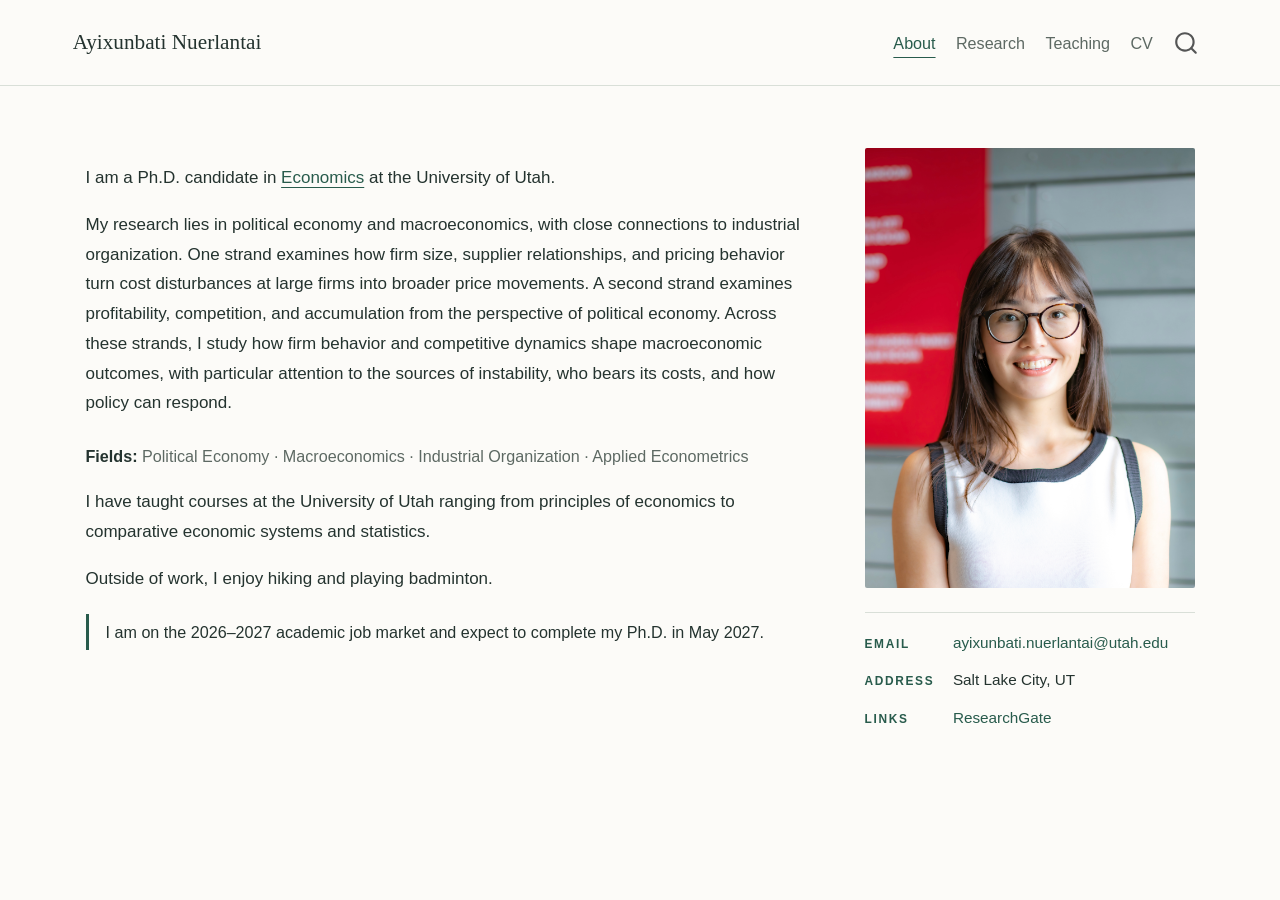
<file: docs/index.html>
<!DOCTYPE html>
<html xmlns="http://www.w3.org/1999/xhtml" lang="en" xml:lang="en"><head>

<meta charset="utf-8">
<meta name="generator" content="quarto-1.10.18">

<meta name="viewport" content="width=device-width, initial-scale=1.0, user-scalable=yes">


<title>Ayixunbati Nuerlantai</title>
<style>
/* Default styles provided by pandoc.
** See https://pandoc.org/MANUAL.html#variables-for-html for config info.
*/
span.smallcaps{font-variant: small-caps;}
div.columns{display: flex; gap: 1.5em;}
div.column{flex: auto;}
@media screen {
div.columns{gap: min(4vw, 1.5em);}
div.column{overflow-x: auto;}
}
div.hanging-indent{margin-left: 1.5em; text-indent: -1.5em;}
ul.task-list{list-style: none;}
ul.task-list li input[type="checkbox"] {
  width: 0.8em;
  margin: 0 0.8em 0.2em -1em; /* quarto-specific, see https://github.com/quarto-dev/quarto-cli/issues/4556 */ 
  vertical-align: middle;
}
</style>


<script src="site_libs/quarto-nav/quarto-nav.js"></script>
<script src="site_libs/quarto-nav/headroom.min.js"></script>
<script src="site_libs/clipboard/clipboard.min.js"></script>
<script src="site_libs/quarto-search/autocomplete.umd.js"></script>
<script src="site_libs/quarto-search/fuse.min.js"></script>
<script src="site_libs/quarto-search/quarto-search.js"></script>
<meta name="quarto:offset" content="./">
<script src="site_libs/quarto-html/quarto.js" type="module"></script>
<script src="site_libs/quarto-html/tabsets/tabsets.js" type="module"></script>
<script src="site_libs/quarto-html/popper.min.js"></script>
<script src="site_libs/quarto-html/tippy.umd.min.js"></script>
<script src="site_libs/quarto-html/anchor.min.js"></script>
<link href="site_libs/quarto-html/tippy.css" rel="stylesheet">
<link href="site_libs/quarto-html/quarto-syntax-highlighting-64a204ab8560d761af7679ceaba22944.css" rel="stylesheet" id="quarto-text-highlighting-styles">
<script src="site_libs/bootstrap/bootstrap.min.js"></script>
<link href="site_libs/bootstrap/bootstrap-icons.css" rel="stylesheet">
<link href="site_libs/bootstrap/bootstrap-bf55c61db8fc2e05fc0836da2161ec84.min.css" rel="stylesheet" append-hash="true" id="quarto-bootstrap" data-mode="light">
<script id="quarto-search-options" type="application/json">{
  "location": "navbar",
  "copy-button": false,
  "collapse-after": 3,
  "panel-placement": "end",
  "type": "overlay",
  "limit": 50,
  "keyboard-shortcut": [
    "f",
    "/",
    "s"
  ],
  "show-item-context": false,
  "language": {
    "search-no-results-text": "No results",
    "search-matching-documents-text": "matching documents",
    "search-copy-link-title": "Copy link to search",
    "search-hide-matches-text": "Hide additional matches",
    "search-more-match-text": "more match in this document",
    "search-more-matches-text": "more matches in this document",
    "search-clear-button-title": "Clear",
    "search-text-placeholder": "",
    "search-detached-cancel-button-title": "Cancel",
    "search-submit-button-title": "Submit",
    "search-label": "Search"
  }
}</script>


<link rel="stylesheet" href="site.css">
<meta property="og:title" content="Ayixunbati Nuerlantai">
<meta property="og:image" content="https://anuerlantai.com/images/profile-web.jpg">
<meta property="og:site_name" content="Ayixunbati Nuerlantai">
<meta property="og:image:alt" content="Ayixunbati Nuerlantai">
<meta name="twitter:title" content="Ayixunbati Nuerlantai">
<meta name="twitter:image" content="https://anuerlantai.com/images/profile-web.jpg">
<meta name="twitter:image:alt" content="Ayixunbati Nuerlantai">
<meta name="twitter:card" content="summary_large_image">
</head>

<body class="nav-fixed about-page fullcontent quarto-light">

<div id="quarto-search-results"></div>
  <header id="quarto-header" class="headroom fixed-top">
    <nav class="navbar navbar-expand-lg " data-bs-theme="dark">
      <div class="navbar-container container-fluid">
      <div class="navbar-brand-container mx-auto">
    <a class="navbar-brand" href="./index.html">
    <span class="navbar-title">Ayixunbati Nuerlantai</span>
    </a>
  </div>
            <div id="quarto-search" class="" title="Search"></div>
          <button class="navbar-toggler" type="button" data-bs-toggle="collapse" data-bs-target="#navbarCollapse" aria-controls="navbarCollapse" role="menu" aria-expanded="false" aria-label="Toggle navigation" onclick="if (window.quartoToggleHeadroom) { window.quartoToggleHeadroom(); }">
  <span class="navbar-toggler-icon"></span>
</button>
          <div class="collapse navbar-collapse" id="navbarCollapse">
            <ul class="navbar-nav navbar-nav-scroll ms-auto">
  <li class="nav-item">
    <a class="nav-link active" href="./index.html" aria-current="page"> 
<span class="menu-text">About</span></a>
  </li>  
  <li class="nav-item">
    <a class="nav-link" href="./research.html"> 
<span class="menu-text">Research</span></a>
  </li>  
  <li class="nav-item">
    <a class="nav-link" href="./teaching.html"> 
<span class="menu-text">Teaching</span></a>
  </li>  
  <li class="nav-item">
    <a class="nav-link" href="./cv.html"> 
<span class="menu-text">CV</span></a>
  </li>  
</ul>
          </div> <!-- /navcollapse -->
            <div class="quarto-navbar-tools">
</div>
      </div> <!-- /container-fluid -->
    </nav>
</header>
<!-- content -->
<div id="quarto-content" class="quarto-container page-columns page-rows-contents page-layout-article page-navbar">
<!-- sidebar -->
<!-- margin-sidebar -->
    
<!-- main -->
<main class="content" id="quarto-document-content"><header id="title-block-header" class="quarto-title-block"></header>




<div class="profile-grid">
<div class="profile-text">
<p>I am a Ph.D.&nbsp;candidate in <a href="https://economics.utah.edu/">Economics</a> at the University of Utah.</p>
<p>My research lies in political economy and macroeconomics, with close connections to industrial organization. One strand examines how firm size, supplier relationships, and pricing behavior turn cost disturbances at large firms into broader price movements. A second strand examines profitability, competition, and accumulation from the perspective of political economy. Across these strands, I study how firm behavior and competitive dynamics shape macroeconomic outcomes, with particular attention to the sources of instability, who bears its costs, and how policy can respond.</p>
<div class="fields">
<p><strong>Fields:</strong> Political Economy · Macroeconomics · Industrial Organization · Applied Econometrics</p>
</div>
<p>I have taught courses at the University of Utah ranging from principles of economics to comparative economic systems and statistics.</p>
<p>Outside of work, I enjoy hiking and playing badminton.</p>
<div class="market-note">
<p>I am on the 2026–2027 academic job market and expect to complete my Ph.D.&nbsp;in May 2027.</p>
</div>
</div>
<div class="profile-photo">
<p><img src="images/profile-web.jpg" class="img-fluid" alt="Ayixunbati Nuerlantai"></p>
<div class="contact-card">
<p><span class="contact-label">Email</span> <span class="contact-value"><a href="mailto:ayixunbati.nuerlantai@utah.edu">ayixunbati.nuerlantai@utah.edu</a></span></p>
<p><span class="contact-label">Address</span> <span class="contact-value">Salt Lake City, UT</span></p>
<p><span class="contact-label">Links</span> <span class="contact-value"><a href="https://www.researchgate.net/profile/Ayixunbati-Nuerlantai">ResearchGate</a></span></p>
</div>
</div>


</div>

</main> <!-- /main -->
<script id="quarto-html-after-body" type="application/javascript">
  window.document.addEventListener("DOMContentLoaded", function (event) {
    const icon = "";
    const anchorJS = new window.AnchorJS();
    anchorJS.options = {
      placement: 'right',
      icon: icon
    };
    anchorJS.add('.anchored');
    const isCodeAnnotation = (el) => {
      for (const clz of el.classList) {
        if (clz.startsWith('code-annotation-')) {                     
          return true;
        }
      }
      return false;
    }
    const onCopySuccess = function(e) {
      // button target
      const button = e.trigger;
      // don't keep focus
      button.blur();
      // flash "checked"
      button.classList.add('code-copy-button-checked');
      var currentTitle = button.getAttribute("title");
      button.setAttribute("title", "Copied!");
      let tooltip;
      if (window.bootstrap) {
        button.setAttribute("data-bs-toggle", "tooltip");
        button.setAttribute("data-bs-placement", "left");
        button.setAttribute("data-bs-title", "Copied!");
        tooltip = new bootstrap.Tooltip(button, 
          { trigger: "manual", 
            customClass: "code-copy-button-tooltip",
            offset: [0, -8]});
        tooltip.show();    
      }
      setTimeout(function() {
        if (tooltip) {
          tooltip.hide();
          button.removeAttribute("data-bs-title");
          button.removeAttribute("data-bs-toggle");
          button.removeAttribute("data-bs-placement");
        }
        button.setAttribute("title", currentTitle);
        button.classList.remove('code-copy-button-checked');
      }, 1000);
      // clear code selection
      e.clearSelection();
    }
    const getTextToCopy = function(trigger) {
      const outerScaffold = trigger.parentElement.cloneNode(true);
      const codeEl = outerScaffold.querySelector('code');
      for (const childEl of codeEl.children) {
        if (isCodeAnnotation(childEl)) {
          childEl.remove();
        }
      }
      return codeEl.innerText;
    }
    const clipboard = new window.ClipboardJS('.code-copy-button:not([data-in-quarto-modal])', {
      text: getTextToCopy
    });
    clipboard.on('success', onCopySuccess);
    if (window.document.getElementById('quarto-embedded-source-code-modal')) {
      const clipboardModal = new window.ClipboardJS('.code-copy-button[data-in-quarto-modal]', {
        text: getTextToCopy,
        container: window.document.getElementById('quarto-embedded-source-code-modal')
      });
      clipboardModal.on('success', onCopySuccess);
    }
      var localhostRegex = new RegExp(/^(?:http|https):\/\/localhost\:?[0-9]*\//);
      var mailtoRegex = new RegExp(/^mailto:/);
        var filterRegex = new RegExp("https:\/\/anuerlantai\.com");
      var isInternal = (href) => {
          return filterRegex.test(href) || localhostRegex.test(href) || mailtoRegex.test(href);
      }
      // Inspect non-navigation links and adorn them if external
     var links = window.document.querySelectorAll('a[href]:not(.nav-link):not(.navbar-brand):not(.toc-action):not(.sidebar-link):not(.sidebar-item-toggle):not(.pagination-link):not(.no-external):not([aria-hidden]):not(.dropdown-item):not(.quarto-navigation-tool):not(.about-link)');
      for (var i=0; i<links.length; i++) {
        const link = links[i];
        if (!isInternal(link.href)) {
          // undo the damage that might have been done by quarto-nav.js in the case of
          // links that we want to consider external
          if (link.dataset.originalHref !== undefined) {
            link.href = link.dataset.originalHref;
          }
        }
      }
    function tippyHover(el, contentFn, onTriggerFn, onUntriggerFn) {
      const config = {
        allowHTML: true,
        maxWidth: 500,
        delay: 100,
        arrow: false,
        appendTo: function(el) {
            return el.parentElement;
        },
        interactive: true,
        interactiveBorder: 10,
        theme: 'quarto',
        placement: 'bottom-start',
      };
      if (contentFn) {
        config.content = contentFn;
      }
      if (onTriggerFn) {
        config.onTrigger = onTriggerFn;
      }
      if (onUntriggerFn) {
        config.onUntrigger = onUntriggerFn;
      }
      window.tippy(el, config); 
    }
    const noterefs = window.document.querySelectorAll('a[role="doc-noteref"]');
    for (var i=0; i<noterefs.length; i++) {
      const ref = noterefs[i];
      tippyHover(ref, function() {
        // use id or data attribute instead here
        let href = ref.getAttribute('data-footnote-href') || ref.getAttribute('href');
        try { href = new URL(href).hash; } catch {}
        const id = href.replace(/^#\/?/, "");
        const note = window.document.getElementById(id);
        if (note) {
          return note.innerHTML;
        } else {
          return "";
        }
      });
    }
    const xrefs = window.document.querySelectorAll('a.quarto-xref');
    const processXRef = (id, note) => {
      // Strip column container classes
      const stripColumnClz = (el) => {
        el.classList.remove("page-full", "page-columns");
        if (el.children) {
          for (const child of el.children) {
            stripColumnClz(child);
          }
        }
      }
      stripColumnClz(note)
      if (id === null || id.startsWith('sec-')) {
        // Special case sections, only their first couple elements
        const container = document.createElement("div");
        if (note.children && note.children.length > 2) {
          container.appendChild(note.children[0].cloneNode(true));
          for (let i = 1; i < note.children.length; i++) {
            const child = note.children[i];
            if (child.tagName === "P" && child.innerText === "") {
              continue;
            } else {
              container.appendChild(child.cloneNode(true));
              break;
            }
          }
          if (window.Quarto?.typesetMath) {
            window.Quarto.typesetMath(container);
          }
          return container.innerHTML
        } else {
          if (window.Quarto?.typesetMath) {
            window.Quarto.typesetMath(note);
          }
          return note.innerHTML;
        }
      } else {
        // Remove any anchor links if they are present
        const anchorLink = note.querySelector('a.anchorjs-link');
        if (anchorLink) {
          anchorLink.remove();
        }
        if (window.Quarto?.typesetMath) {
          window.Quarto.typesetMath(note);
        }
        if (note.classList.contains("callout")) {
          return note.outerHTML;
        } else {
          return note.innerHTML;
        }
      }
    }
    for (var i=0; i<xrefs.length; i++) {
      const xref = xrefs[i];
      tippyHover(xref, undefined, function(instance) {
        instance.disable();
        let url = xref.getAttribute('href');
        let hash = undefined; 
        if (url.startsWith('#')) {
          hash = url;
        } else {
          try { hash = new URL(url).hash; } catch {}
        }
        if (hash) {
          const id = hash.replace(/^#\/?/, "");
          const note = window.document.getElementById(id);
          if (note !== null) {
            try {
              const html = processXRef(id, note.cloneNode(true));
              instance.setContent(html);
            } finally {
              instance.enable();
              instance.show();
            }
          } else {
            // See if we can fetch this
            fetch(url.split('#')[0])
            .then(res => res.text())
            .then(html => {
              const parser = new DOMParser();
              const htmlDoc = parser.parseFromString(html, "text/html");
              const note = htmlDoc.getElementById(id);
              if (note !== null) {
                const html = processXRef(id, note);
                instance.setContent(html);
              } 
            }).finally(() => {
              instance.enable();
              instance.show();
            });
          }
        } else {
          // See if we can fetch a full url (with no hash to target)
          // This is a special case and we should probably do some content thinning / targeting
          fetch(url)
          .then(res => res.text())
          .then(html => {
            const parser = new DOMParser();
            const htmlDoc = parser.parseFromString(html, "text/html");
            const note = htmlDoc.querySelector('main.content');
            if (note !== null) {
              // This should only happen for chapter cross references
              // (since there is no id in the URL)
              // remove the first header
              if (note.children.length > 0 && note.children[0].tagName === "HEADER") {
                note.children[0].remove();
              }
              const html = processXRef(null, note);
              instance.setContent(html);
            } 
          }).finally(() => {
            instance.enable();
            instance.show();
          });
        }
      }, function(instance) {
      });
    }
        let selectedAnnoteEl;
        const selectorForAnnotation = ( cell, annotation) => {
          let cellAttr = 'data-code-cell="' + cell + '"';
          let lineAttr = 'data-code-annotation="' +  annotation + '"';
          const selector = 'span[' + cellAttr + '][' + lineAttr + ']';
          return selector;
        }
        const selectCodeLines = (annoteEl) => {
          const doc = window.document;
          const targetCell = annoteEl.getAttribute("data-target-cell");
          const targetAnnotation = annoteEl.getAttribute("data-target-annotation");
          const annoteSpan = window.document.querySelector(selectorForAnnotation(targetCell, targetAnnotation));
          const lines = annoteSpan.getAttribute("data-code-lines").split(",");
          const lineIds = lines.map((line) => {
            return targetCell + "-" + line;
          })
          let top = null;
          let height = null;
          let parent = null;
          if (lineIds.length > 0) {
              //compute the position of the single el (top and bottom and make a div)
              const el = window.document.getElementById(lineIds[0]);
              top = el.offsetTop;
              height = el.offsetHeight;
              parent = el.parentElement.parentElement;
            if (lineIds.length > 1) {
              const lastEl = window.document.getElementById(lineIds[lineIds.length - 1]);
              const bottom = lastEl.offsetTop + lastEl.offsetHeight;
              height = bottom - top;
            }
            if (top !== null && height !== null && parent !== null) {
              // cook up a div (if necessary) and position it 
              let div = window.document.getElementById("code-annotation-line-highlight");
              if (div === null) {
                div = window.document.createElement("div");
                div.setAttribute("id", "code-annotation-line-highlight");
                div.style.position = 'absolute';
                parent.appendChild(div);
              }
              div.style.top = top - 2 + "px";
              div.style.height = height + 4 + "px";
              div.style.left = 0;
              let gutterDiv = window.document.getElementById("code-annotation-line-highlight-gutter");
              if (gutterDiv === null) {
                gutterDiv = window.document.createElement("div");
                gutterDiv.setAttribute("id", "code-annotation-line-highlight-gutter");
                gutterDiv.style.position = 'absolute';
                const codeCell = window.document.getElementById(targetCell);
                const gutter = codeCell.querySelector('.code-annotation-gutter');
                gutter.appendChild(gutterDiv);
              }
              gutterDiv.style.top = top - 2 + "px";
              gutterDiv.style.height = height + 4 + "px";
            }
            selectedAnnoteEl = annoteEl;
          }
        };
        const unselectCodeLines = () => {
          const elementsIds = ["code-annotation-line-highlight", "code-annotation-line-highlight-gutter"];
          elementsIds.forEach((elId) => {
            const div = window.document.getElementById(elId);
            if (div) {
              div.remove();
            }
          });
          selectedAnnoteEl = undefined;
        };
          // Handle positioning of the toggle
      window.addEventListener(
        "resize",
        throttle(() => {
          elRect = undefined;
          if (selectedAnnoteEl) {
            selectCodeLines(selectedAnnoteEl);
          }
        }, 10)
      );
      function throttle(fn, ms) {
      let throttle = false;
      let timer;
        return (...args) => {
          if(!throttle) { // first call gets through
              fn.apply(this, args);
              throttle = true;
          } else { // all the others get throttled
              if(timer) clearTimeout(timer); // cancel #2
              timer = setTimeout(() => {
                fn.apply(this, args);
                timer = throttle = false;
              }, ms);
          }
        };
      }
        // Attach click handler to the DT
        const annoteDls = window.document.querySelectorAll('dt[data-target-cell]');
        for (const annoteDlNode of annoteDls) {
          annoteDlNode.addEventListener('click', (event) => {
            const clickedEl = event.target;
            if (clickedEl !== selectedAnnoteEl) {
              unselectCodeLines();
              const activeEl = window.document.querySelector('dt[data-target-cell].code-annotation-active');
              if (activeEl) {
                activeEl.classList.remove('code-annotation-active');
              }
              selectCodeLines(clickedEl);
              clickedEl.classList.add('code-annotation-active');
            } else {
              // Unselect the line
              unselectCodeLines();
              clickedEl.classList.remove('code-annotation-active');
            }
          });
        }
    const findCites = (el) => {
      const parentEl = el.parentElement;
      if (parentEl) {
        const cites = parentEl.dataset.cites;
        if (cites) {
          return {
            el,
            cites: cites.split(' ')
          };
        } else {
          return findCites(el.parentElement)
        }
      } else {
        return undefined;
      }
    };
    var bibliorefs = window.document.querySelectorAll('a[role="doc-biblioref"]');
    for (var i=0; i<bibliorefs.length; i++) {
      const ref = bibliorefs[i];
      const citeInfo = findCites(ref);
      if (citeInfo) {
        tippyHover(citeInfo.el, function() {
          var popup = window.document.createElement('div');
          citeInfo.cites.forEach(function(cite) {
            var citeDiv = window.document.createElement('div');
            citeDiv.classList.add('hanging-indent');
            citeDiv.classList.add('csl-entry');
            var biblioDiv = window.document.getElementById('ref-' + cite);
            if (biblioDiv) {
              citeDiv.innerHTML = biblioDiv.innerHTML;
            }
            popup.appendChild(citeDiv);
          });
          return popup.innerHTML;
        });
      }
    }
  });
  </script>
</div> <!-- /content -->




</body></html>
</file>
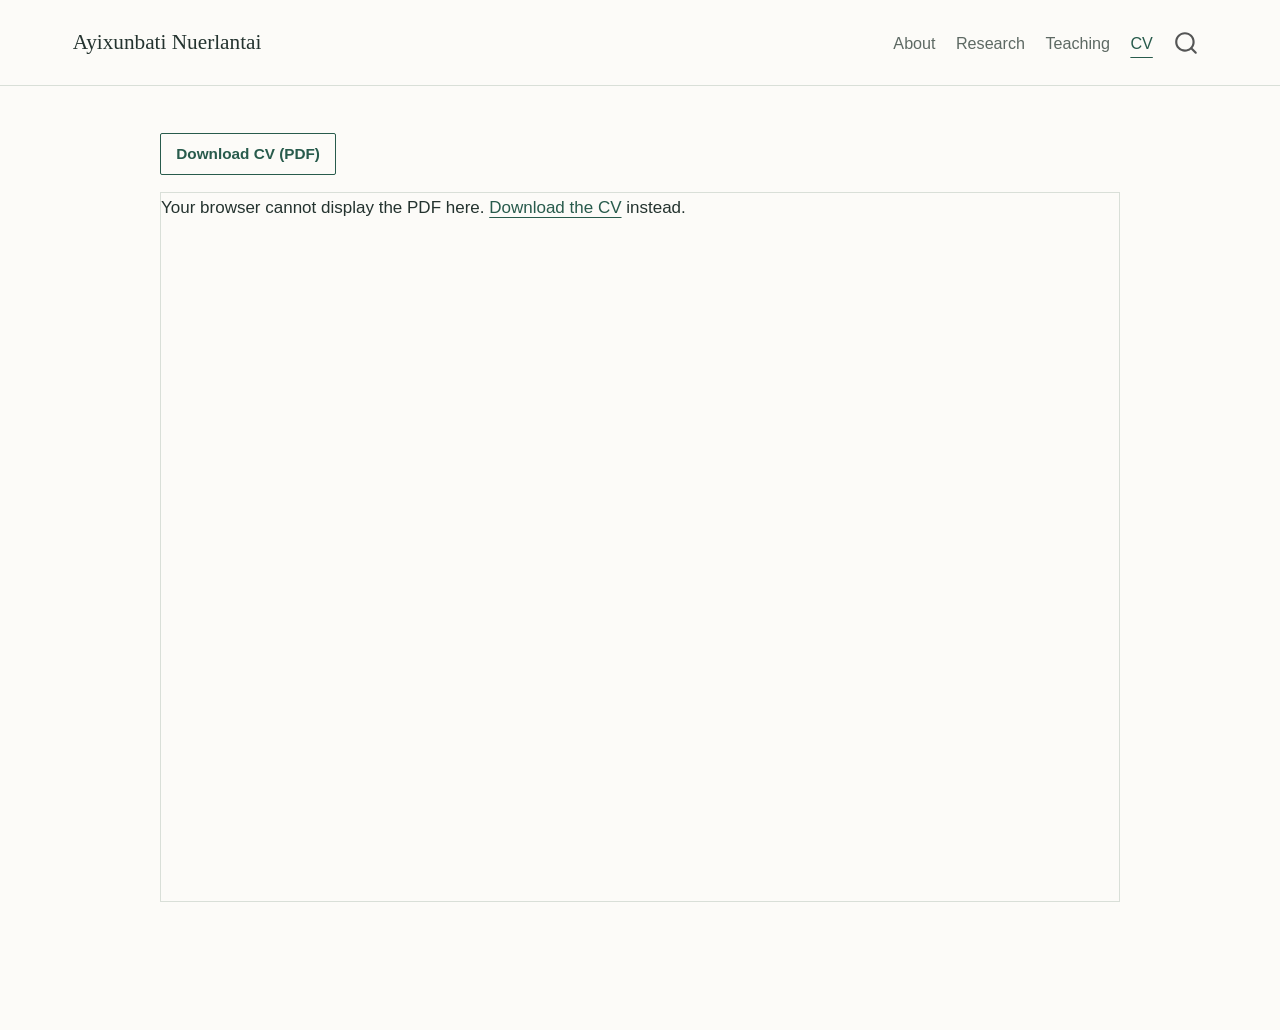
<file: docs/cv.html>
<!DOCTYPE html>
<html xmlns="http://www.w3.org/1999/xhtml" lang="en" xml:lang="en"><head>

<meta charset="utf-8">
<meta name="generator" content="quarto-1.10.18">

<meta name="viewport" content="width=device-width, initial-scale=1.0, user-scalable=yes">


<title>CV – Ayixunbati Nuerlantai</title>
<style>
/* Default styles provided by pandoc.
** See https://pandoc.org/MANUAL.html#variables-for-html for config info.
*/
span.smallcaps{font-variant: small-caps;}
div.columns{display: flex; gap: 1.5em;}
div.column{flex: auto;}
@media screen {
div.columns{gap: min(4vw, 1.5em);}
div.column{overflow-x: auto;}
}
div.hanging-indent{margin-left: 1.5em; text-indent: -1.5em;}
ul.task-list{list-style: none;}
ul.task-list li input[type="checkbox"] {
  width: 0.8em;
  margin: 0 0.8em 0.2em -1em; /* quarto-specific, see https://github.com/quarto-dev/quarto-cli/issues/4556 */ 
  vertical-align: middle;
}
</style>


<script src="site_libs/quarto-nav/quarto-nav.js"></script>
<script src="site_libs/quarto-nav/headroom.min.js"></script>
<script src="site_libs/clipboard/clipboard.min.js"></script>
<script src="site_libs/quarto-search/autocomplete.umd.js"></script>
<script src="site_libs/quarto-search/fuse.min.js"></script>
<script src="site_libs/quarto-search/quarto-search.js"></script>
<meta name="quarto:offset" content="./">
<script src="site_libs/quarto-html/quarto.js" type="module"></script>
<script src="site_libs/quarto-html/tabsets/tabsets.js" type="module"></script>
<script src="site_libs/quarto-html/popper.min.js"></script>
<script src="site_libs/quarto-html/tippy.umd.min.js"></script>
<link href="site_libs/quarto-html/tippy.css" rel="stylesheet">
<link href="site_libs/quarto-html/quarto-syntax-highlighting-64a204ab8560d761af7679ceaba22944.css" rel="stylesheet" id="quarto-text-highlighting-styles">
<script src="site_libs/bootstrap/bootstrap.min.js"></script>
<link href="site_libs/bootstrap/bootstrap-icons.css" rel="stylesheet">
<link href="site_libs/bootstrap/bootstrap-bf55c61db8fc2e05fc0836da2161ec84.min.css" rel="stylesheet" append-hash="true" id="quarto-bootstrap" data-mode="light">
<script id="quarto-search-options" type="application/json">{
  "location": "navbar",
  "copy-button": false,
  "collapse-after": 3,
  "panel-placement": "end",
  "type": "overlay",
  "limit": 50,
  "keyboard-shortcut": [
    "f",
    "/",
    "s"
  ],
  "show-item-context": false,
  "language": {
    "search-no-results-text": "No results",
    "search-matching-documents-text": "matching documents",
    "search-copy-link-title": "Copy link to search",
    "search-hide-matches-text": "Hide additional matches",
    "search-more-match-text": "more match in this document",
    "search-more-matches-text": "more matches in this document",
    "search-clear-button-title": "Clear",
    "search-text-placeholder": "",
    "search-detached-cancel-button-title": "Cancel",
    "search-submit-button-title": "Submit",
    "search-label": "Search"
  }
}</script>


<link rel="stylesheet" href="site.css">
<meta property="og:title" content="CV">
<meta property="og:image" content="https://anuerlantai.com/images/profile-web.jpg">
<meta property="og:site_name" content="Ayixunbati Nuerlantai">
<meta name="twitter:title" content="CV">
<meta name="twitter:image" content="https://anuerlantai.com/images/profile-web.jpg">
<meta name="twitter:card" content="summary_large_image">
</head>

<body class="nav-fixed cv-page fullcontent quarto-light">

<div id="quarto-search-results"></div>
  <header id="quarto-header" class="headroom fixed-top">
    <nav class="navbar navbar-expand-lg " data-bs-theme="dark">
      <div class="navbar-container container-fluid">
      <div class="navbar-brand-container mx-auto">
    <a class="navbar-brand" href="./index.html">
    <span class="navbar-title">Ayixunbati Nuerlantai</span>
    </a>
  </div>
            <div id="quarto-search" class="" title="Search"></div>
          <button class="navbar-toggler" type="button" data-bs-toggle="collapse" data-bs-target="#navbarCollapse" aria-controls="navbarCollapse" role="menu" aria-expanded="false" aria-label="Toggle navigation" onclick="if (window.quartoToggleHeadroom) { window.quartoToggleHeadroom(); }">
  <span class="navbar-toggler-icon"></span>
</button>
          <div class="collapse navbar-collapse" id="navbarCollapse">
            <ul class="navbar-nav navbar-nav-scroll ms-auto">
  <li class="nav-item">
    <a class="nav-link" href="./index.html"> 
<span class="menu-text">About</span></a>
  </li>  
  <li class="nav-item">
    <a class="nav-link" href="./research.html"> 
<span class="menu-text">Research</span></a>
  </li>  
  <li class="nav-item">
    <a class="nav-link" href="./teaching.html"> 
<span class="menu-text">Teaching</span></a>
  </li>  
  <li class="nav-item">
    <a class="nav-link active" href="./cv.html" aria-current="page"> 
<span class="menu-text">CV</span></a>
  </li>  
</ul>
          </div> <!-- /navcollapse -->
            <div class="quarto-navbar-tools">
</div>
      </div> <!-- /container-fluid -->
    </nav>
</header>
<!-- content -->
<div id="quarto-content" class="quarto-container page-columns page-rows-contents page-layout-article page-navbar">
<!-- sidebar -->
<!-- margin-sidebar -->
    
<!-- main -->
<main class="content" id="quarto-document-content"><header id="title-block-header" class="quarto-title-block"></header>




<style>
  /* CV page styles live here so the page never depends on a cached stylesheet. */
  .cv-download p { margin: 0 0 1rem; }
  .cv-download a { display: inline-block; font-size: .9rem; font-weight: 550; text-decoration: none; border: 1px solid #285b4c; border-radius: 2px; padding: .4rem .9rem; color: #285b4c; }
  .cv-download a:hover { background: #285b4c; color: #fff; }
  /* Reader width. Change 960px to make the CV wider or narrower. */
  body.cv-page #quarto-content > main.content { grid-column: screen-start-inset / screen-end-inset; width: 100%; max-width: 960px; min-width: 0; justify-self: center; }
  .cv-embed { display: block; width: 100%; height: calc(100vh - 190px); min-height: 600px; border: 1px solid #d9dfd8; }
</style>
<div class="cv-download">
<p><a href="files/Nuerlantai_CV.pdf">Download CV (PDF)</a></p>
</div>
<object class="cv-embed" data="files/Nuerlantai_CV.pdf" type="application/pdf">
  <p>Your browser cannot display the PDF here. <a href="files/Nuerlantai_CV.pdf">Download the CV</a> instead.</p>
</object>



</main> <!-- /main -->
<script id="quarto-html-after-body" type="application/javascript">
  window.document.addEventListener("DOMContentLoaded", function (event) {
    const isCodeAnnotation = (el) => {
      for (const clz of el.classList) {
        if (clz.startsWith('code-annotation-')) {                     
          return true;
        }
      }
      return false;
    }
    const onCopySuccess = function(e) {
      // button target
      const button = e.trigger;
      // don't keep focus
      button.blur();
      // flash "checked"
      button.classList.add('code-copy-button-checked');
      var currentTitle = button.getAttribute("title");
      button.setAttribute("title", "Copied!");
      let tooltip;
      if (window.bootstrap) {
        button.setAttribute("data-bs-toggle", "tooltip");
        button.setAttribute("data-bs-placement", "left");
        button.setAttribute("data-bs-title", "Copied!");
        tooltip = new bootstrap.Tooltip(button, 
          { trigger: "manual", 
            customClass: "code-copy-button-tooltip",
            offset: [0, -8]});
        tooltip.show();    
      }
      setTimeout(function() {
        if (tooltip) {
          tooltip.hide();
          button.removeAttribute("data-bs-title");
          button.removeAttribute("data-bs-toggle");
          button.removeAttribute("data-bs-placement");
        }
        button.setAttribute("title", currentTitle);
        button.classList.remove('code-copy-button-checked');
      }, 1000);
      // clear code selection
      e.clearSelection();
    }
    const getTextToCopy = function(trigger) {
      const outerScaffold = trigger.parentElement.cloneNode(true);
      const codeEl = outerScaffold.querySelector('code');
      for (const childEl of codeEl.children) {
        if (isCodeAnnotation(childEl)) {
          childEl.remove();
        }
      }
      return codeEl.innerText;
    }
    const clipboard = new window.ClipboardJS('.code-copy-button:not([data-in-quarto-modal])', {
      text: getTextToCopy
    });
    clipboard.on('success', onCopySuccess);
    if (window.document.getElementById('quarto-embedded-source-code-modal')) {
      const clipboardModal = new window.ClipboardJS('.code-copy-button[data-in-quarto-modal]', {
        text: getTextToCopy,
        container: window.document.getElementById('quarto-embedded-source-code-modal')
      });
      clipboardModal.on('success', onCopySuccess);
    }
      var localhostRegex = new RegExp(/^(?:http|https):\/\/localhost\:?[0-9]*\//);
      var mailtoRegex = new RegExp(/^mailto:/);
        var filterRegex = new RegExp("https:\/\/anuerlantai\.com");
      var isInternal = (href) => {
          return filterRegex.test(href) || localhostRegex.test(href) || mailtoRegex.test(href);
      }
      // Inspect non-navigation links and adorn them if external
     var links = window.document.querySelectorAll('a[href]:not(.nav-link):not(.navbar-brand):not(.toc-action):not(.sidebar-link):not(.sidebar-item-toggle):not(.pagination-link):not(.no-external):not([aria-hidden]):not(.dropdown-item):not(.quarto-navigation-tool):not(.about-link)');
      for (var i=0; i<links.length; i++) {
        const link = links[i];
        if (!isInternal(link.href)) {
          // undo the damage that might have been done by quarto-nav.js in the case of
          // links that we want to consider external
          if (link.dataset.originalHref !== undefined) {
            link.href = link.dataset.originalHref;
          }
        }
      }
    function tippyHover(el, contentFn, onTriggerFn, onUntriggerFn) {
      const config = {
        allowHTML: true,
        maxWidth: 500,
        delay: 100,
        arrow: false,
        appendTo: function(el) {
            return el.parentElement;
        },
        interactive: true,
        interactiveBorder: 10,
        theme: 'quarto',
        placement: 'bottom-start',
      };
      if (contentFn) {
        config.content = contentFn;
      }
      if (onTriggerFn) {
        config.onTrigger = onTriggerFn;
      }
      if (onUntriggerFn) {
        config.onUntrigger = onUntriggerFn;
      }
      window.tippy(el, config); 
    }
    const noterefs = window.document.querySelectorAll('a[role="doc-noteref"]');
    for (var i=0; i<noterefs.length; i++) {
      const ref = noterefs[i];
      tippyHover(ref, function() {
        // use id or data attribute instead here
        let href = ref.getAttribute('data-footnote-href') || ref.getAttribute('href');
        try { href = new URL(href).hash; } catch {}
        const id = href.replace(/^#\/?/, "");
        const note = window.document.getElementById(id);
        if (note) {
          return note.innerHTML;
        } else {
          return "";
        }
      });
    }
    const xrefs = window.document.querySelectorAll('a.quarto-xref');
    const processXRef = (id, note) => {
      // Strip column container classes
      const stripColumnClz = (el) => {
        el.classList.remove("page-full", "page-columns");
        if (el.children) {
          for (const child of el.children) {
            stripColumnClz(child);
          }
        }
      }
      stripColumnClz(note)
      if (id === null || id.startsWith('sec-')) {
        // Special case sections, only their first couple elements
        const container = document.createElement("div");
        if (note.children && note.children.length > 2) {
          container.appendChild(note.children[0].cloneNode(true));
          for (let i = 1; i < note.children.length; i++) {
            const child = note.children[i];
            if (child.tagName === "P" && child.innerText === "") {
              continue;
            } else {
              container.appendChild(child.cloneNode(true));
              break;
            }
          }
          if (window.Quarto?.typesetMath) {
            window.Quarto.typesetMath(container);
          }
          return container.innerHTML
        } else {
          if (window.Quarto?.typesetMath) {
            window.Quarto.typesetMath(note);
          }
          return note.innerHTML;
        }
      } else {
        // Remove any anchor links if they are present
        const anchorLink = note.querySelector('a.anchorjs-link');
        if (anchorLink) {
          anchorLink.remove();
        }
        if (window.Quarto?.typesetMath) {
          window.Quarto.typesetMath(note);
        }
        if (note.classList.contains("callout")) {
          return note.outerHTML;
        } else {
          return note.innerHTML;
        }
      }
    }
    for (var i=0; i<xrefs.length; i++) {
      const xref = xrefs[i];
      tippyHover(xref, undefined, function(instance) {
        instance.disable();
        let url = xref.getAttribute('href');
        let hash = undefined; 
        if (url.startsWith('#')) {
          hash = url;
        } else {
          try { hash = new URL(url).hash; } catch {}
        }
        if (hash) {
          const id = hash.replace(/^#\/?/, "");
          const note = window.document.getElementById(id);
          if (note !== null) {
            try {
              const html = processXRef(id, note.cloneNode(true));
              instance.setContent(html);
            } finally {
              instance.enable();
              instance.show();
            }
          } else {
            // See if we can fetch this
            fetch(url.split('#')[0])
            .then(res => res.text())
            .then(html => {
              const parser = new DOMParser();
              const htmlDoc = parser.parseFromString(html, "text/html");
              const note = htmlDoc.getElementById(id);
              if (note !== null) {
                const html = processXRef(id, note);
                instance.setContent(html);
              } 
            }).finally(() => {
              instance.enable();
              instance.show();
            });
          }
        } else {
          // See if we can fetch a full url (with no hash to target)
          // This is a special case and we should probably do some content thinning / targeting
          fetch(url)
          .then(res => res.text())
          .then(html => {
            const parser = new DOMParser();
            const htmlDoc = parser.parseFromString(html, "text/html");
            const note = htmlDoc.querySelector('main.content');
            if (note !== null) {
              // This should only happen for chapter cross references
              // (since there is no id in the URL)
              // remove the first header
              if (note.children.length > 0 && note.children[0].tagName === "HEADER") {
                note.children[0].remove();
              }
              const html = processXRef(null, note);
              instance.setContent(html);
            } 
          }).finally(() => {
            instance.enable();
            instance.show();
          });
        }
      }, function(instance) {
      });
    }
        let selectedAnnoteEl;
        const selectorForAnnotation = ( cell, annotation) => {
          let cellAttr = 'data-code-cell="' + cell + '"';
          let lineAttr = 'data-code-annotation="' +  annotation + '"';
          const selector = 'span[' + cellAttr + '][' + lineAttr + ']';
          return selector;
        }
        const selectCodeLines = (annoteEl) => {
          const doc = window.document;
          const targetCell = annoteEl.getAttribute("data-target-cell");
          const targetAnnotation = annoteEl.getAttribute("data-target-annotation");
          const annoteSpan = window.document.querySelector(selectorForAnnotation(targetCell, targetAnnotation));
          const lines = annoteSpan.getAttribute("data-code-lines").split(",");
          const lineIds = lines.map((line) => {
            return targetCell + "-" + line;
          })
          let top = null;
          let height = null;
          let parent = null;
          if (lineIds.length > 0) {
              //compute the position of the single el (top and bottom and make a div)
              const el = window.document.getElementById(lineIds[0]);
              top = el.offsetTop;
              height = el.offsetHeight;
              parent = el.parentElement.parentElement;
            if (lineIds.length > 1) {
              const lastEl = window.document.getElementById(lineIds[lineIds.length - 1]);
              const bottom = lastEl.offsetTop + lastEl.offsetHeight;
              height = bottom - top;
            }
            if (top !== null && height !== null && parent !== null) {
              // cook up a div (if necessary) and position it 
              let div = window.document.getElementById("code-annotation-line-highlight");
              if (div === null) {
                div = window.document.createElement("div");
                div.setAttribute("id", "code-annotation-line-highlight");
                div.style.position = 'absolute';
                parent.appendChild(div);
              }
              div.style.top = top - 2 + "px";
              div.style.height = height + 4 + "px";
              div.style.left = 0;
              let gutterDiv = window.document.getElementById("code-annotation-line-highlight-gutter");
              if (gutterDiv === null) {
                gutterDiv = window.document.createElement("div");
                gutterDiv.setAttribute("id", "code-annotation-line-highlight-gutter");
                gutterDiv.style.position = 'absolute';
                const codeCell = window.document.getElementById(targetCell);
                const gutter = codeCell.querySelector('.code-annotation-gutter');
                gutter.appendChild(gutterDiv);
              }
              gutterDiv.style.top = top - 2 + "px";
              gutterDiv.style.height = height + 4 + "px";
            }
            selectedAnnoteEl = annoteEl;
          }
        };
        const unselectCodeLines = () => {
          const elementsIds = ["code-annotation-line-highlight", "code-annotation-line-highlight-gutter"];
          elementsIds.forEach((elId) => {
            const div = window.document.getElementById(elId);
            if (div) {
              div.remove();
            }
          });
          selectedAnnoteEl = undefined;
        };
          // Handle positioning of the toggle
      window.addEventListener(
        "resize",
        throttle(() => {
          elRect = undefined;
          if (selectedAnnoteEl) {
            selectCodeLines(selectedAnnoteEl);
          }
        }, 10)
      );
      function throttle(fn, ms) {
      let throttle = false;
      let timer;
        return (...args) => {
          if(!throttle) { // first call gets through
              fn.apply(this, args);
              throttle = true;
          } else { // all the others get throttled
              if(timer) clearTimeout(timer); // cancel #2
              timer = setTimeout(() => {
                fn.apply(this, args);
                timer = throttle = false;
              }, ms);
          }
        };
      }
        // Attach click handler to the DT
        const annoteDls = window.document.querySelectorAll('dt[data-target-cell]');
        for (const annoteDlNode of annoteDls) {
          annoteDlNode.addEventListener('click', (event) => {
            const clickedEl = event.target;
            if (clickedEl !== selectedAnnoteEl) {
              unselectCodeLines();
              const activeEl = window.document.querySelector('dt[data-target-cell].code-annotation-active');
              if (activeEl) {
                activeEl.classList.remove('code-annotation-active');
              }
              selectCodeLines(clickedEl);
              clickedEl.classList.add('code-annotation-active');
            } else {
              // Unselect the line
              unselectCodeLines();
              clickedEl.classList.remove('code-annotation-active');
            }
          });
        }
    const findCites = (el) => {
      const parentEl = el.parentElement;
      if (parentEl) {
        const cites = parentEl.dataset.cites;
        if (cites) {
          return {
            el,
            cites: cites.split(' ')
          };
        } else {
          return findCites(el.parentElement)
        }
      } else {
        return undefined;
      }
    };
    var bibliorefs = window.document.querySelectorAll('a[role="doc-biblioref"]');
    for (var i=0; i<bibliorefs.length; i++) {
      const ref = bibliorefs[i];
      const citeInfo = findCites(ref);
      if (citeInfo) {
        tippyHover(citeInfo.el, function() {
          var popup = window.document.createElement('div');
          citeInfo.cites.forEach(function(cite) {
            var citeDiv = window.document.createElement('div');
            citeDiv.classList.add('hanging-indent');
            citeDiv.classList.add('csl-entry');
            var biblioDiv = window.document.getElementById('ref-' + cite);
            if (biblioDiv) {
              citeDiv.innerHTML = biblioDiv.innerHTML;
            }
            popup.appendChild(citeDiv);
          });
          return popup.innerHTML;
        });
      }
    }
  });
  </script>
</div> <!-- /content -->




</body></html>
</file>
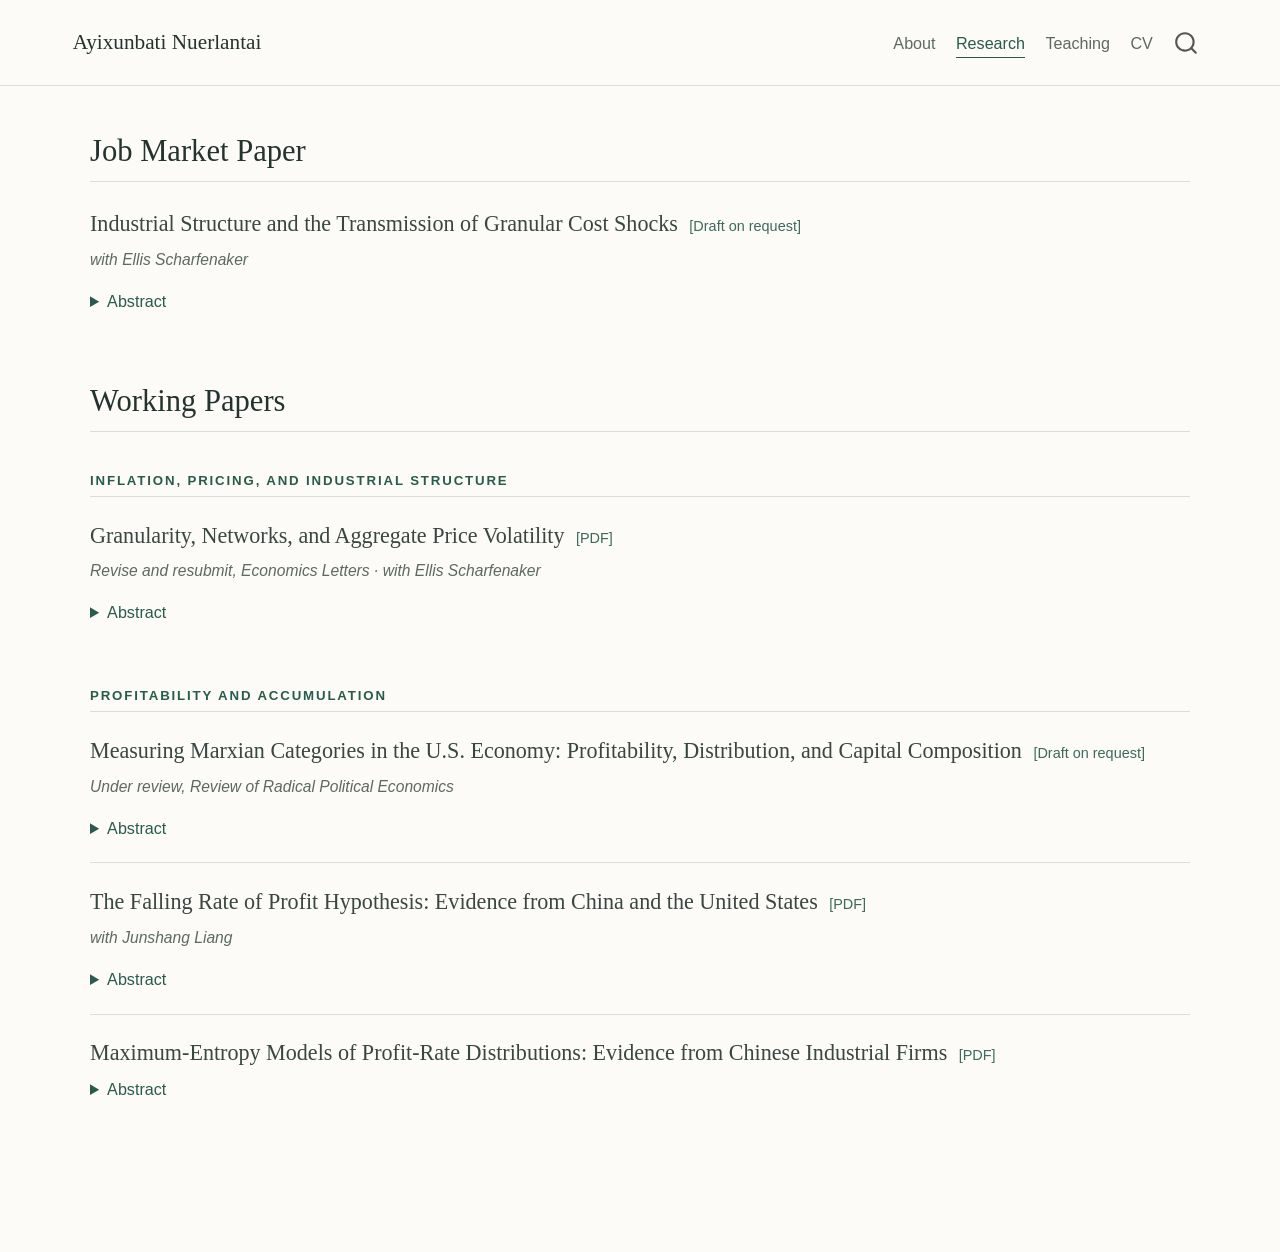
<file: docs/research.html>
<!DOCTYPE html>
<html xmlns="http://www.w3.org/1999/xhtml" lang="en" xml:lang="en"><head>

<meta charset="utf-8">
<meta name="generator" content="quarto-1.10.18">

<meta name="viewport" content="width=device-width, initial-scale=1.0, user-scalable=yes">


<title>Research – Ayixunbati Nuerlantai</title>
<style>
/* Default styles provided by pandoc.
** See https://pandoc.org/MANUAL.html#variables-for-html for config info.
*/
span.smallcaps{font-variant: small-caps;}
div.columns{display: flex; gap: 1.5em;}
div.column{flex: auto;}
@media screen {
div.columns{gap: min(4vw, 1.5em);}
div.column{overflow-x: auto;}
}
div.hanging-indent{margin-left: 1.5em; text-indent: -1.5em;}
ul.task-list{list-style: none;}
ul.task-list li input[type="checkbox"] {
  width: 0.8em;
  margin: 0 0.8em 0.2em -1em; /* quarto-specific, see https://github.com/quarto-dev/quarto-cli/issues/4556 */ 
  vertical-align: middle;
}
</style>


<script src="site_libs/quarto-nav/quarto-nav.js"></script>
<script src="site_libs/quarto-nav/headroom.min.js"></script>
<script src="site_libs/clipboard/clipboard.min.js"></script>
<script src="site_libs/quarto-search/autocomplete.umd.js"></script>
<script src="site_libs/quarto-search/fuse.min.js"></script>
<script src="site_libs/quarto-search/quarto-search.js"></script>
<meta name="quarto:offset" content="./">
<script src="site_libs/quarto-html/quarto.js" type="module"></script>
<script src="site_libs/quarto-html/tabsets/tabsets.js" type="module"></script>
<script src="site_libs/quarto-html/popper.min.js"></script>
<script src="site_libs/quarto-html/tippy.umd.min.js"></script>
<link href="site_libs/quarto-html/tippy.css" rel="stylesheet">
<link href="site_libs/quarto-html/quarto-syntax-highlighting-64a204ab8560d761af7679ceaba22944.css" rel="stylesheet" id="quarto-text-highlighting-styles">
<script src="site_libs/bootstrap/bootstrap.min.js"></script>
<link href="site_libs/bootstrap/bootstrap-icons.css" rel="stylesheet">
<link href="site_libs/bootstrap/bootstrap-bf55c61db8fc2e05fc0836da2161ec84.min.css" rel="stylesheet" append-hash="true" id="quarto-bootstrap" data-mode="light">
<script id="quarto-search-options" type="application/json">{
  "location": "navbar",
  "copy-button": false,
  "collapse-after": 3,
  "panel-placement": "end",
  "type": "overlay",
  "limit": 50,
  "keyboard-shortcut": [
    "f",
    "/",
    "s"
  ],
  "show-item-context": false,
  "language": {
    "search-no-results-text": "No results",
    "search-matching-documents-text": "matching documents",
    "search-copy-link-title": "Copy link to search",
    "search-hide-matches-text": "Hide additional matches",
    "search-more-match-text": "more match in this document",
    "search-more-matches-text": "more matches in this document",
    "search-clear-button-title": "Clear",
    "search-text-placeholder": "",
    "search-detached-cancel-button-title": "Cancel",
    "search-submit-button-title": "Submit",
    "search-label": "Search"
  }
}</script>


<link rel="stylesheet" href="site.css">
<meta property="og:title" content="Research">
<meta property="og:image" content="https://anuerlantai.com/images/profile-web.jpg">
<meta property="og:site_name" content="Ayixunbati Nuerlantai">
<meta name="twitter:title" content="Research">
<meta name="twitter:image" content="https://anuerlantai.com/images/profile-web.jpg">
<meta name="twitter:card" content="summary_large_image">
</head>

<body class="nav-fixed research-page fullcontent quarto-light">

<div id="quarto-search-results"></div>
  <header id="quarto-header" class="headroom fixed-top">
    <nav class="navbar navbar-expand-lg " data-bs-theme="dark">
      <div class="navbar-container container-fluid">
      <div class="navbar-brand-container mx-auto">
    <a class="navbar-brand" href="./index.html">
    <span class="navbar-title">Ayixunbati Nuerlantai</span>
    </a>
  </div>
            <div id="quarto-search" class="" title="Search"></div>
          <button class="navbar-toggler" type="button" data-bs-toggle="collapse" data-bs-target="#navbarCollapse" aria-controls="navbarCollapse" role="menu" aria-expanded="false" aria-label="Toggle navigation" onclick="if (window.quartoToggleHeadroom) { window.quartoToggleHeadroom(); }">
  <span class="navbar-toggler-icon"></span>
</button>
          <div class="collapse navbar-collapse" id="navbarCollapse">
            <ul class="navbar-nav navbar-nav-scroll ms-auto">
  <li class="nav-item">
    <a class="nav-link" href="./index.html"> 
<span class="menu-text">About</span></a>
  </li>  
  <li class="nav-item">
    <a class="nav-link active" href="./research.html" aria-current="page"> 
<span class="menu-text">Research</span></a>
  </li>  
  <li class="nav-item">
    <a class="nav-link" href="./teaching.html"> 
<span class="menu-text">Teaching</span></a>
  </li>  
  <li class="nav-item">
    <a class="nav-link" href="./cv.html"> 
<span class="menu-text">CV</span></a>
  </li>  
</ul>
          </div> <!-- /navcollapse -->
            <div class="quarto-navbar-tools">
</div>
      </div> <!-- /container-fluid -->
    </nav>
</header>
<!-- content -->
<div id="quarto-content" class="quarto-container page-columns page-rows-contents page-layout-article page-navbar">
<!-- sidebar -->
<!-- margin-sidebar -->
    
<!-- main -->
<main class="content" id="quarto-document-content"><header id="title-block-header" class="quarto-title-block"></header>




<section id="job-market-paper" class="level2">
<h2 data-anchor-id="job-market-paper">Job Market Paper</h2>
<section id="industrial-structure-and-the-transmission-of-granular-cost-shocks-draft-on-request" class="level3 paper">
<h3 data-anchor-id="industrial-structure-and-the-transmission-of-granular-cost-shocks-draft-on-request">Industrial Structure and the Transmission of Granular Cost Shocks <a href="mailto:ayixunbati.nuerlantai@utah.edu?subject=Job%20market%20paper%20draft" class="paper-pdf">[Draft on request]</a></h3>
<div class="paper-meta">
<p>with Ellis Scharfenaker</p>
</div>
<details class="paper-abstract">
<summary>
Abstract
</summary>
<p>We examine how firm-level cost shocks are transmitted into industry producer prices in the United States. Using Compustat data, NAICS3 producer price indexes, and input-output linkages, we construct granular industry cost shocks and upstream exposure measures. Bayesian hierarchical local projections show that pass-through is positive and persistent, but highly uneven across sectors. Price transmission is concentrated in upstream and more concentrated industries, where network position and pricing power make cost shocks more likely to propagate into producer prices. At the firm level, markups compress on impact following cost shocks, but markup defense is stronger during the pandemic and in more concentrated industries, and adverse shocks have larger and more persistent effects than favorable ones. Aggregating the estimated industry-level transmission mechanism with sales weights, we show that the heterogeneous pass-through structure accounts for a meaningful share of covered-industry inflation, particularly during episodes dominated by large upstream cost disturbances.</p>
</details>
</section>
</section>
<section id="working-papers" class="level2">
<h2 data-anchor-id="working-papers">Working Papers</h2>
<div class="topic-label">
<p>Inflation, Pricing, and Industrial Structure</p>
</div>
<section id="granularity-networks-and-aggregate-price-volatility" class="level3 paper">
<h3 data-anchor-id="granularity-networks-and-aggregate-price-volatility">Granularity, Networks, and Aggregate Price Volatility <a href="files/Granular_and_Network_Origins_of_Inflation.pdf" class="paper-pdf">[PDF]</a></h3>
<div class="paper-meta">
<p>Revise and resubmit, <em>Economics Letters</em> · with Ellis Scharfenaker</p>
</div>
<details class="paper-abstract">
<summary>
Abstract
</summary>
<p>Idiosyncratic firm-level cost shocks affect aggregate price volatility when they survive aggregation within industries and propagate through the production network. We show that when firm shocks are demeaned within industries and aggregated with lagged sales weights, the relevant concentration term for the granular component includes a finite-firm correction to the Herfindahl. Under linear network propagation and standard independence assumptions, the variance of the granular-network component of inflation is proportional to a statistic combining within-industry concentration and network influence. Using Compustat firm data, BLS producer price indexes, and BEA input-output tables, we find that this component is positively and significantly related to realized producer-price inflation, that the correction removes about 30 percent of the per-industry Herfindahl term and 15 percent of the aggregate statistic, and that granular-network volatility concentrates in a handful of industries.</p>
</details>
</section>
<div class="topic-label">
<p>Profitability and Accumulation</p>
</div>
<section id="measuring-marxian-categories-in-the-u.s.-economy-profitability-distribution-and-capital-composition" class="level3 paper">
<h3 data-anchor-id="measuring-marxian-categories-in-the-u.s.-economy-profitability-distribution-and-capital-composition">Measuring Marxian Categories in the U.S. Economy: Profitability, Distribution, and Capital Composition <a href="mailto:ayixunbati.nuerlantai@utah.edu?subject=Measuring%20Marxian%20Categories%20draft" class="paper-pdf">[Draft on request]</a></h3>
<div class="paper-meta">
<p>Under review, <em>Review of Radical Political Economics</em></p>
</div>
<details class="paper-abstract">
<summary>
Abstract
</summary>
<p>Empirical work on the rate of profit depends on how theoretical categories are mapped into national accounts. Conventional accounts treat every marketed activity as production, whereas the Marxian framework distinguishes activities that produce new value from those that circulate or appropriate it. Building on the framework of Shaikh and Tonak (1994), we classify every industry in the U.S. input-output accounts into production, semi-production, business, financial, and non-production sectors, justify the classification of borderline industries, and construct the Marxian net product, surplus value, profit, the rate of surplus value, the organic composition of capital, and four measures of the rate of profit for 1997–2023. Three findings stand out. First, the distinction between production and other activities is quantitatively large and growing: the share of the net product recorded in production sectors fell from 59.5 to 55 percent, while the share recorded in business sectors that realize output rose from 36 to 41 percent. The Marxian net product is about 70 percent of GDP but roughly one and a half times as volatile. Second, the level of the rate of profit depends heavily on the treatment of unproductive labor and capital, ranging from 9 to 42 percent across measures, although all measures move together. Third, an exact decomposition shows that the organic composition of capital rose by about 0.9 percent a year and the rate of surplus value by about 0.7 percent a year, so that the Marxian rate of profit shows a weak downward tendency that is not statistically significant, with sharp falls in each recession. The share of surplus value absorbed by the wages of unproductive labor declined from about two-thirds to one-half, which is why conventional profit rates rose while the Marxian rate of profit did not.</p>
</details>
</section>
<section id="falling-rate-of-profit" class="level3 paper">
<h3 data-anchor-id="falling-rate-of-profit">The Falling Rate of Profit Hypothesis: Evidence from China and the United States <a href="files/The_Falling_Rate_of_Profit_Hypothesis.pdf" class="paper-pdf">[PDF]</a></h3>
<div class="paper-meta">
<p>with Junshang Liang</p>
</div>
<details class="paper-abstract">
<summary>
Abstract
</summary>
<p>Marx’s law of the tendency of the rate of profit to fall holds that a rising organic composition of capital depresses the general rate of profit. Although the law has been debated extensively, most empirical studies measure profit rates and their trends, and few examine the causal relationship between the organic composition of capital and the rate of profit directly. This paper studies that relationship in two economies with different institutional structures. For the U.S. nonfinancial corporate sector, we estimate vector autoregressive and vector error-correction models on annual data for 1929–2022. For China, we estimate dynamic panel models with difference and system GMM on a balanced panel of 21,987 industrial enterprises for 1999–2007. In the United States, the rate of profit and the organic composition of capital are cointegrated and negatively related in the long run. Deviations from this relationship, however, are corrected through the organic composition of capital, while the rate of profit is weakly exogenous. This implies that long-run causation runs from the rate of profit to the organic composition of capital, the opposite of the direction the hypothesis posits, and Granger-causality tests in first differences indicate short-run causation in both directions. In China, both the rate of profit and the composition of capital rise over the sample period, and our preferred GMM estimates show no significant negative long-run effect of the composition of capital on profitability. We discuss the limitations of the present specifications, including the definitional link between the U.S. measures of the rate of profit and the organic composition of capital and the use of a bivariate system, and outline how future work can address them.</p>
</details>
</section>
<section id="distribution-of-profit-rates" class="level3 paper">
<h3 data-anchor-id="distribution-of-profit-rates">Maximum-Entropy Models of Profit-Rate Distributions: Evidence from Chinese Industrial Firms <a href="files/Maximum_Entropy_Models_of_Profit_Rate_Distributions.pdf" class="paper-pdf">[PDF]</a></h3>
<details class="paper-abstract">
<summary>
Abstract
</summary>
<p>Classical political economy describes competition as a process that moves capital toward sectors with higher profits and thereby tends to equalize profit rates. A statistical-equilibrium approach draws the implication that competition produces not a single uniform rate of profit but a stable distribution of profit rates across firms. This paper studies the firm-level distribution of profit rates in China using the Chinese Industrial Enterprises Database for 1996–2007. The distribution is sharply peaked and asymmetric, and a substantial share of firms, ranging from about one-half in 1996–1997 to about one-tenth in 2007, report negative profit rates. We compare four maximum-entropy models of the profit-rate distribution: the exponential, Gamma, asymmetric Laplace, and quantal response statistical equilibrium (QRSE) distributions. The asymmetric Laplace distribution, which accommodates both negative and positive profit rates, fits the data closely in every year, and the QRSE model captures its overall shape. The estimated parameters show that the mean profit rate rises over the period, while the lower tail of the distribution contracts and the upper tail lengthens. We discuss what these changes may reveal about competition and firm exit, and outline how a formal model comparison can be carried out in future work.</p>
</details>
</section>


</section>

</main> <!-- /main -->
<script id="quarto-html-after-body" type="application/javascript">
  window.document.addEventListener("DOMContentLoaded", function (event) {
    const isCodeAnnotation = (el) => {
      for (const clz of el.classList) {
        if (clz.startsWith('code-annotation-')) {                     
          return true;
        }
      }
      return false;
    }
    const onCopySuccess = function(e) {
      // button target
      const button = e.trigger;
      // don't keep focus
      button.blur();
      // flash "checked"
      button.classList.add('code-copy-button-checked');
      var currentTitle = button.getAttribute("title");
      button.setAttribute("title", "Copied!");
      let tooltip;
      if (window.bootstrap) {
        button.setAttribute("data-bs-toggle", "tooltip");
        button.setAttribute("data-bs-placement", "left");
        button.setAttribute("data-bs-title", "Copied!");
        tooltip = new bootstrap.Tooltip(button, 
          { trigger: "manual", 
            customClass: "code-copy-button-tooltip",
            offset: [0, -8]});
        tooltip.show();    
      }
      setTimeout(function() {
        if (tooltip) {
          tooltip.hide();
          button.removeAttribute("data-bs-title");
          button.removeAttribute("data-bs-toggle");
          button.removeAttribute("data-bs-placement");
        }
        button.setAttribute("title", currentTitle);
        button.classList.remove('code-copy-button-checked');
      }, 1000);
      // clear code selection
      e.clearSelection();
    }
    const getTextToCopy = function(trigger) {
      const outerScaffold = trigger.parentElement.cloneNode(true);
      const codeEl = outerScaffold.querySelector('code');
      for (const childEl of codeEl.children) {
        if (isCodeAnnotation(childEl)) {
          childEl.remove();
        }
      }
      return codeEl.innerText;
    }
    const clipboard = new window.ClipboardJS('.code-copy-button:not([data-in-quarto-modal])', {
      text: getTextToCopy
    });
    clipboard.on('success', onCopySuccess);
    if (window.document.getElementById('quarto-embedded-source-code-modal')) {
      const clipboardModal = new window.ClipboardJS('.code-copy-button[data-in-quarto-modal]', {
        text: getTextToCopy,
        container: window.document.getElementById('quarto-embedded-source-code-modal')
      });
      clipboardModal.on('success', onCopySuccess);
    }
      var localhostRegex = new RegExp(/^(?:http|https):\/\/localhost\:?[0-9]*\//);
      var mailtoRegex = new RegExp(/^mailto:/);
        var filterRegex = new RegExp("https:\/\/anuerlantai\.com");
      var isInternal = (href) => {
          return filterRegex.test(href) || localhostRegex.test(href) || mailtoRegex.test(href);
      }
      // Inspect non-navigation links and adorn them if external
     var links = window.document.querySelectorAll('a[href]:not(.nav-link):not(.navbar-brand):not(.toc-action):not(.sidebar-link):not(.sidebar-item-toggle):not(.pagination-link):not(.no-external):not([aria-hidden]):not(.dropdown-item):not(.quarto-navigation-tool):not(.about-link)');
      for (var i=0; i<links.length; i++) {
        const link = links[i];
        if (!isInternal(link.href)) {
          // undo the damage that might have been done by quarto-nav.js in the case of
          // links that we want to consider external
          if (link.dataset.originalHref !== undefined) {
            link.href = link.dataset.originalHref;
          }
        }
      }
    function tippyHover(el, contentFn, onTriggerFn, onUntriggerFn) {
      const config = {
        allowHTML: true,
        maxWidth: 500,
        delay: 100,
        arrow: false,
        appendTo: function(el) {
            return el.parentElement;
        },
        interactive: true,
        interactiveBorder: 10,
        theme: 'quarto',
        placement: 'bottom-start',
      };
      if (contentFn) {
        config.content = contentFn;
      }
      if (onTriggerFn) {
        config.onTrigger = onTriggerFn;
      }
      if (onUntriggerFn) {
        config.onUntrigger = onUntriggerFn;
      }
      window.tippy(el, config); 
    }
    const noterefs = window.document.querySelectorAll('a[role="doc-noteref"]');
    for (var i=0; i<noterefs.length; i++) {
      const ref = noterefs[i];
      tippyHover(ref, function() {
        // use id or data attribute instead here
        let href = ref.getAttribute('data-footnote-href') || ref.getAttribute('href');
        try { href = new URL(href).hash; } catch {}
        const id = href.replace(/^#\/?/, "");
        const note = window.document.getElementById(id);
        if (note) {
          return note.innerHTML;
        } else {
          return "";
        }
      });
    }
    const xrefs = window.document.querySelectorAll('a.quarto-xref');
    const processXRef = (id, note) => {
      // Strip column container classes
      const stripColumnClz = (el) => {
        el.classList.remove("page-full", "page-columns");
        if (el.children) {
          for (const child of el.children) {
            stripColumnClz(child);
          }
        }
      }
      stripColumnClz(note)
      if (id === null || id.startsWith('sec-')) {
        // Special case sections, only their first couple elements
        const container = document.createElement("div");
        if (note.children && note.children.length > 2) {
          container.appendChild(note.children[0].cloneNode(true));
          for (let i = 1; i < note.children.length; i++) {
            const child = note.children[i];
            if (child.tagName === "P" && child.innerText === "") {
              continue;
            } else {
              container.appendChild(child.cloneNode(true));
              break;
            }
          }
          if (window.Quarto?.typesetMath) {
            window.Quarto.typesetMath(container);
          }
          return container.innerHTML
        } else {
          if (window.Quarto?.typesetMath) {
            window.Quarto.typesetMath(note);
          }
          return note.innerHTML;
        }
      } else {
        // Remove any anchor links if they are present
        const anchorLink = note.querySelector('a.anchorjs-link');
        if (anchorLink) {
          anchorLink.remove();
        }
        if (window.Quarto?.typesetMath) {
          window.Quarto.typesetMath(note);
        }
        if (note.classList.contains("callout")) {
          return note.outerHTML;
        } else {
          return note.innerHTML;
        }
      }
    }
    for (var i=0; i<xrefs.length; i++) {
      const xref = xrefs[i];
      tippyHover(xref, undefined, function(instance) {
        instance.disable();
        let url = xref.getAttribute('href');
        let hash = undefined; 
        if (url.startsWith('#')) {
          hash = url;
        } else {
          try { hash = new URL(url).hash; } catch {}
        }
        if (hash) {
          const id = hash.replace(/^#\/?/, "");
          const note = window.document.getElementById(id);
          if (note !== null) {
            try {
              const html = processXRef(id, note.cloneNode(true));
              instance.setContent(html);
            } finally {
              instance.enable();
              instance.show();
            }
          } else {
            // See if we can fetch this
            fetch(url.split('#')[0])
            .then(res => res.text())
            .then(html => {
              const parser = new DOMParser();
              const htmlDoc = parser.parseFromString(html, "text/html");
              const note = htmlDoc.getElementById(id);
              if (note !== null) {
                const html = processXRef(id, note);
                instance.setContent(html);
              } 
            }).finally(() => {
              instance.enable();
              instance.show();
            });
          }
        } else {
          // See if we can fetch a full url (with no hash to target)
          // This is a special case and we should probably do some content thinning / targeting
          fetch(url)
          .then(res => res.text())
          .then(html => {
            const parser = new DOMParser();
            const htmlDoc = parser.parseFromString(html, "text/html");
            const note = htmlDoc.querySelector('main.content');
            if (note !== null) {
              // This should only happen for chapter cross references
              // (since there is no id in the URL)
              // remove the first header
              if (note.children.length > 0 && note.children[0].tagName === "HEADER") {
                note.children[0].remove();
              }
              const html = processXRef(null, note);
              instance.setContent(html);
            } 
          }).finally(() => {
            instance.enable();
            instance.show();
          });
        }
      }, function(instance) {
      });
    }
        let selectedAnnoteEl;
        const selectorForAnnotation = ( cell, annotation) => {
          let cellAttr = 'data-code-cell="' + cell + '"';
          let lineAttr = 'data-code-annotation="' +  annotation + '"';
          const selector = 'span[' + cellAttr + '][' + lineAttr + ']';
          return selector;
        }
        const selectCodeLines = (annoteEl) => {
          const doc = window.document;
          const targetCell = annoteEl.getAttribute("data-target-cell");
          const targetAnnotation = annoteEl.getAttribute("data-target-annotation");
          const annoteSpan = window.document.querySelector(selectorForAnnotation(targetCell, targetAnnotation));
          const lines = annoteSpan.getAttribute("data-code-lines").split(",");
          const lineIds = lines.map((line) => {
            return targetCell + "-" + line;
          })
          let top = null;
          let height = null;
          let parent = null;
          if (lineIds.length > 0) {
              //compute the position of the single el (top and bottom and make a div)
              const el = window.document.getElementById(lineIds[0]);
              top = el.offsetTop;
              height = el.offsetHeight;
              parent = el.parentElement.parentElement;
            if (lineIds.length > 1) {
              const lastEl = window.document.getElementById(lineIds[lineIds.length - 1]);
              const bottom = lastEl.offsetTop + lastEl.offsetHeight;
              height = bottom - top;
            }
            if (top !== null && height !== null && parent !== null) {
              // cook up a div (if necessary) and position it 
              let div = window.document.getElementById("code-annotation-line-highlight");
              if (div === null) {
                div = window.document.createElement("div");
                div.setAttribute("id", "code-annotation-line-highlight");
                div.style.position = 'absolute';
                parent.appendChild(div);
              }
              div.style.top = top - 2 + "px";
              div.style.height = height + 4 + "px";
              div.style.left = 0;
              let gutterDiv = window.document.getElementById("code-annotation-line-highlight-gutter");
              if (gutterDiv === null) {
                gutterDiv = window.document.createElement("div");
                gutterDiv.setAttribute("id", "code-annotation-line-highlight-gutter");
                gutterDiv.style.position = 'absolute';
                const codeCell = window.document.getElementById(targetCell);
                const gutter = codeCell.querySelector('.code-annotation-gutter');
                gutter.appendChild(gutterDiv);
              }
              gutterDiv.style.top = top - 2 + "px";
              gutterDiv.style.height = height + 4 + "px";
            }
            selectedAnnoteEl = annoteEl;
          }
        };
        const unselectCodeLines = () => {
          const elementsIds = ["code-annotation-line-highlight", "code-annotation-line-highlight-gutter"];
          elementsIds.forEach((elId) => {
            const div = window.document.getElementById(elId);
            if (div) {
              div.remove();
            }
          });
          selectedAnnoteEl = undefined;
        };
          // Handle positioning of the toggle
      window.addEventListener(
        "resize",
        throttle(() => {
          elRect = undefined;
          if (selectedAnnoteEl) {
            selectCodeLines(selectedAnnoteEl);
          }
        }, 10)
      );
      function throttle(fn, ms) {
      let throttle = false;
      let timer;
        return (...args) => {
          if(!throttle) { // first call gets through
              fn.apply(this, args);
              throttle = true;
          } else { // all the others get throttled
              if(timer) clearTimeout(timer); // cancel #2
              timer = setTimeout(() => {
                fn.apply(this, args);
                timer = throttle = false;
              }, ms);
          }
        };
      }
        // Attach click handler to the DT
        const annoteDls = window.document.querySelectorAll('dt[data-target-cell]');
        for (const annoteDlNode of annoteDls) {
          annoteDlNode.addEventListener('click', (event) => {
            const clickedEl = event.target;
            if (clickedEl !== selectedAnnoteEl) {
              unselectCodeLines();
              const activeEl = window.document.querySelector('dt[data-target-cell].code-annotation-active');
              if (activeEl) {
                activeEl.classList.remove('code-annotation-active');
              }
              selectCodeLines(clickedEl);
              clickedEl.classList.add('code-annotation-active');
            } else {
              // Unselect the line
              unselectCodeLines();
              clickedEl.classList.remove('code-annotation-active');
            }
          });
        }
    const findCites = (el) => {
      const parentEl = el.parentElement;
      if (parentEl) {
        const cites = parentEl.dataset.cites;
        if (cites) {
          return {
            el,
            cites: cites.split(' ')
          };
        } else {
          return findCites(el.parentElement)
        }
      } else {
        return undefined;
      }
    };
    var bibliorefs = window.document.querySelectorAll('a[role="doc-biblioref"]');
    for (var i=0; i<bibliorefs.length; i++) {
      const ref = bibliorefs[i];
      const citeInfo = findCites(ref);
      if (citeInfo) {
        tippyHover(citeInfo.el, function() {
          var popup = window.document.createElement('div');
          citeInfo.cites.forEach(function(cite) {
            var citeDiv = window.document.createElement('div');
            citeDiv.classList.add('hanging-indent');
            citeDiv.classList.add('csl-entry');
            var biblioDiv = window.document.getElementById('ref-' + cite);
            if (biblioDiv) {
              citeDiv.innerHTML = biblioDiv.innerHTML;
            }
            popup.appendChild(citeDiv);
          });
          return popup.innerHTML;
        });
      }
    }
  });
  </script>
</div> <!-- /content -->




</body></html>
</file>
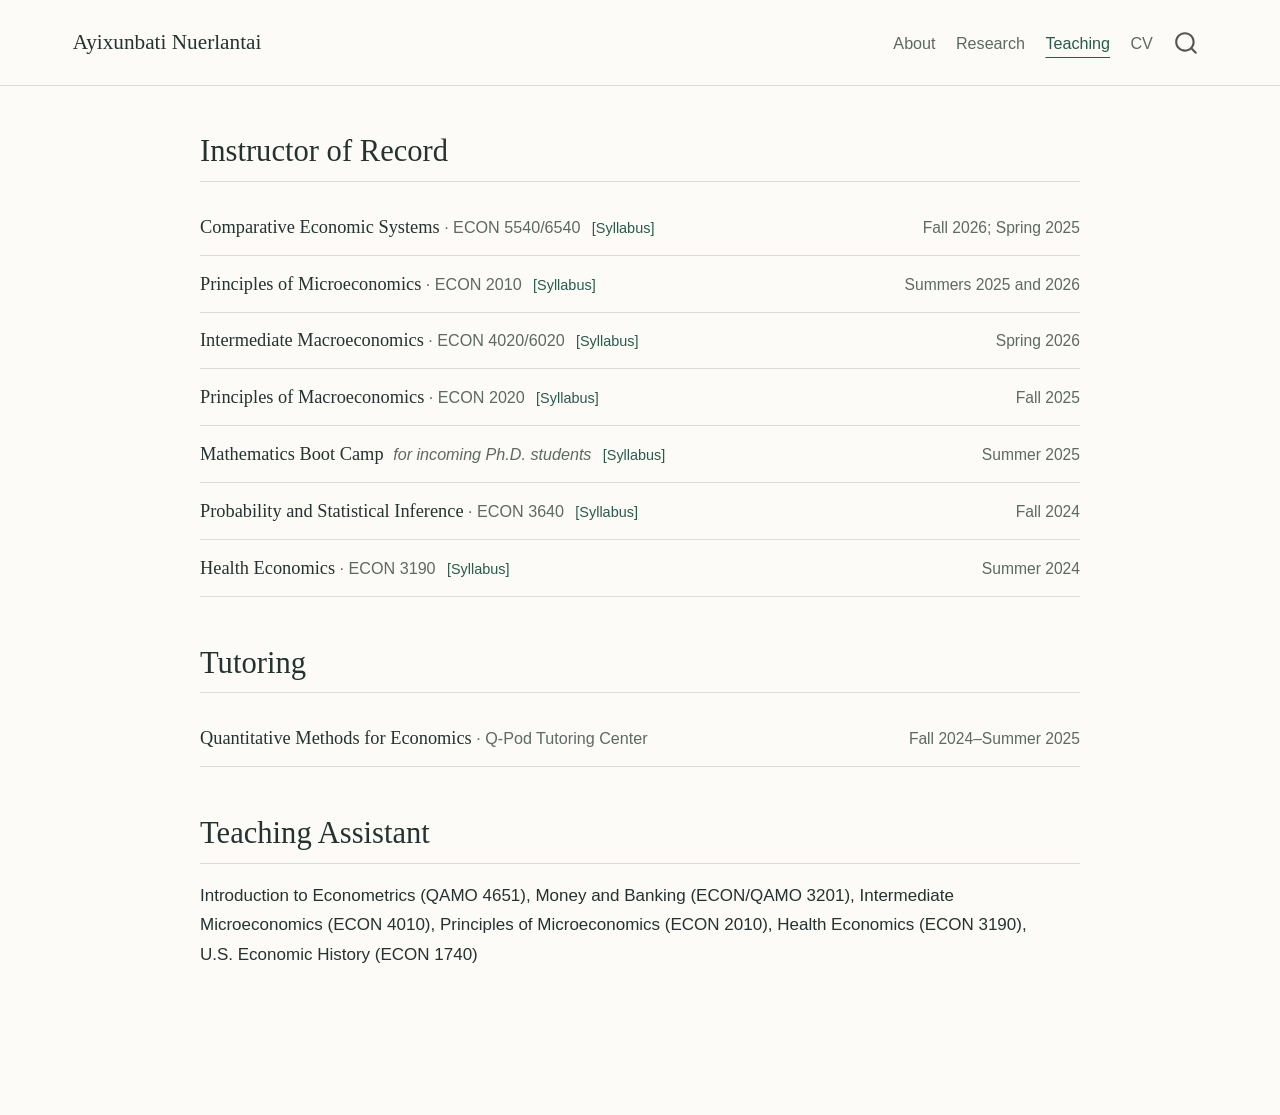
<file: docs/teaching.html>
<!DOCTYPE html>
<html xmlns="http://www.w3.org/1999/xhtml" lang="en" xml:lang="en"><head>

<meta charset="utf-8">
<meta name="generator" content="quarto-1.10.18">

<meta name="viewport" content="width=device-width, initial-scale=1.0, user-scalable=yes">


<title>Teaching – Ayixunbati Nuerlantai</title>
<style>
/* Default styles provided by pandoc.
** See https://pandoc.org/MANUAL.html#variables-for-html for config info.
*/
span.smallcaps{font-variant: small-caps;}
div.columns{display: flex; gap: 1.5em;}
div.column{flex: auto;}
@media screen {
div.columns{gap: min(4vw, 1.5em);}
div.column{overflow-x: auto;}
}
div.hanging-indent{margin-left: 1.5em; text-indent: -1.5em;}
ul.task-list{list-style: none;}
ul.task-list li input[type="checkbox"] {
  width: 0.8em;
  margin: 0 0.8em 0.2em -1em; /* quarto-specific, see https://github.com/quarto-dev/quarto-cli/issues/4556 */ 
  vertical-align: middle;
}
</style>


<script src="site_libs/quarto-nav/quarto-nav.js"></script>
<script src="site_libs/quarto-nav/headroom.min.js"></script>
<script src="site_libs/clipboard/clipboard.min.js"></script>
<script src="site_libs/quarto-search/autocomplete.umd.js"></script>
<script src="site_libs/quarto-search/fuse.min.js"></script>
<script src="site_libs/quarto-search/quarto-search.js"></script>
<meta name="quarto:offset" content="./">
<script src="site_libs/quarto-html/quarto.js" type="module"></script>
<script src="site_libs/quarto-html/tabsets/tabsets.js" type="module"></script>
<script src="site_libs/quarto-html/popper.min.js"></script>
<script src="site_libs/quarto-html/tippy.umd.min.js"></script>
<link href="site_libs/quarto-html/tippy.css" rel="stylesheet">
<link href="site_libs/quarto-html/quarto-syntax-highlighting-64a204ab8560d761af7679ceaba22944.css" rel="stylesheet" id="quarto-text-highlighting-styles">
<script src="site_libs/bootstrap/bootstrap.min.js"></script>
<link href="site_libs/bootstrap/bootstrap-icons.css" rel="stylesheet">
<link href="site_libs/bootstrap/bootstrap-bf55c61db8fc2e05fc0836da2161ec84.min.css" rel="stylesheet" append-hash="true" id="quarto-bootstrap" data-mode="light">
<script id="quarto-search-options" type="application/json">{
  "location": "navbar",
  "copy-button": false,
  "collapse-after": 3,
  "panel-placement": "end",
  "type": "overlay",
  "limit": 50,
  "keyboard-shortcut": [
    "f",
    "/",
    "s"
  ],
  "show-item-context": false,
  "language": {
    "search-no-results-text": "No results",
    "search-matching-documents-text": "matching documents",
    "search-copy-link-title": "Copy link to search",
    "search-hide-matches-text": "Hide additional matches",
    "search-more-match-text": "more match in this document",
    "search-more-matches-text": "more matches in this document",
    "search-clear-button-title": "Clear",
    "search-text-placeholder": "",
    "search-detached-cancel-button-title": "Cancel",
    "search-submit-button-title": "Submit",
    "search-label": "Search"
  }
}</script>


<link rel="stylesheet" href="site.css">
<meta property="og:title" content="Teaching">
<meta property="og:description" content="Ayixunbati Nuerlantai, Ph.D.&nbsp;candidate in economics at the University of Utah, on the 2026–2027 job market. Political economy, macroeconomics, and industrial organization.">
<meta property="og:image" content="https://anuerlantai.com/images/profile-web.jpg">
<meta property="og:site_name" content="Ayixunbati Nuerlantai">
<meta name="twitter:title" content="Teaching">
<meta name="twitter:description" content="Ayixunbati Nuerlantai, Ph.D.&nbsp;candidate in economics at the University of Utah, on the 2026–2027 job market. Political economy, macroeconomics, and industrial organization.">
<meta name="twitter:image" content="https://anuerlantai.com/images/profile-web.jpg">
<meta name="twitter:card" content="summary_large_image">
</head>

<body class="nav-fixed teaching-page fullcontent quarto-light">

<div id="quarto-search-results"></div>
  <header id="quarto-header" class="headroom fixed-top">
    <nav class="navbar navbar-expand-lg " data-bs-theme="dark">
      <div class="navbar-container container-fluid">
      <div class="navbar-brand-container mx-auto">
    <a class="navbar-brand" href="./index.html">
    <span class="navbar-title">Ayixunbati Nuerlantai</span>
    </a>
  </div>
            <div id="quarto-search" class="" title="Search"></div>
          <button class="navbar-toggler" type="button" data-bs-toggle="collapse" data-bs-target="#navbarCollapse" aria-controls="navbarCollapse" role="menu" aria-expanded="false" aria-label="Toggle navigation" onclick="if (window.quartoToggleHeadroom) { window.quartoToggleHeadroom(); }">
  <span class="navbar-toggler-icon"></span>
</button>
          <div class="collapse navbar-collapse" id="navbarCollapse">
            <ul class="navbar-nav navbar-nav-scroll ms-auto">
  <li class="nav-item">
    <a class="nav-link" href="./index.html"> 
<span class="menu-text">About</span></a>
  </li>  
  <li class="nav-item">
    <a class="nav-link" href="./research.html"> 
<span class="menu-text">Research</span></a>
  </li>  
  <li class="nav-item">
    <a class="nav-link active" href="./teaching.html" aria-current="page"> 
<span class="menu-text">Teaching</span></a>
  </li>  
  <li class="nav-item">
    <a class="nav-link" href="./cv.html"> 
<span class="menu-text">CV</span></a>
  </li>  
</ul>
          </div> <!-- /navcollapse -->
            <div class="quarto-navbar-tools">
</div>
      </div> <!-- /container-fluid -->
    </nav>
</header>
<!-- content -->
<div id="quarto-content" class="quarto-container page-columns page-rows-contents page-layout-article page-navbar">
<!-- sidebar -->
<!-- margin-sidebar -->
    
<!-- main -->
<main class="content" id="quarto-document-content"><header id="title-block-header" class="quarto-title-block"></header>




<section id="instructor-of-record" class="level2">
<h2 data-anchor-id="instructor-of-record">Instructor of Record</h2>
<div class="course-lines">
<ul>
<li><span class="course-name"><strong>Comparative Economic Systems</strong> · ECON&nbsp;5540/6540 <a href="files/ECON5540_Comparative_Economic_Systems.pdf" class="syllabus-link">[Syllabus]</a></span> <span class="course-term">Fall 2026; Spring 2025</span></li>
<li><span class="course-name"><strong>Principles of Microeconomics</strong> · ECON&nbsp;2010 <a href="files/ECON2010_Principles_of_Microeconomics.pdf" class="syllabus-link">[Syllabus]</a></span> <span class="course-term">Summers 2025 and 2026</span></li>
<li><span class="course-name"><strong>Intermediate Macroeconomics</strong> · ECON&nbsp;4020/6020 <a href="files/ECON4020_Intermediate_Macroeconomics.pdf" class="syllabus-link">[Syllabus]</a></span> <span class="course-term">Spring 2026</span></li>
<li><span class="course-name"><strong>Principles of Macroeconomics</strong> · ECON&nbsp;2020 <a href="files/ECON2020_Principles_of_Macroeconomics.pdf" class="syllabus-link">[Syllabus]</a></span> <span class="course-term">Fall 2025</span></li>
<li><span class="course-name"><strong>Mathematics Boot Camp</strong> <span class="course-level">for incoming Ph.D.&nbsp;students</span> <a href="files/Math_Boot_Camp.pdf" class="syllabus-link">[Syllabus]</a></span> <span class="course-term">Summer 2025</span></li>
<li><span class="course-name"><strong>Probability and Statistical Inference</strong> · ECON&nbsp;3640 <a href="files/ECON3640_Probability_and_Statistical_Inference.pdf" class="syllabus-link">[Syllabus]</a></span> <span class="course-term">Fall 2024</span></li>
<li><span class="course-name"><strong>Health Economics</strong> · ECON&nbsp;3190 <a href="files/ECON3190_Health_Economics.pdf" class="syllabus-link">[Syllabus]</a></span> <span class="course-term">Summer 2024</span></li>
</ul>
</div>
</section>
<section id="tutoring" class="level2">
<h2 data-anchor-id="tutoring">Tutoring</h2>
<div class="course-lines">
<ul>
<li><span class="course-name"><strong>Quantitative Methods for Economics</strong> · Q-Pod Tutoring Center</span> <span class="course-term">Fall 2024–Summer 2025</span></li>
</ul>
</div>
</section>
<section id="teaching-assistant" class="level2">
<h2 data-anchor-id="teaching-assistant">Teaching Assistant</h2>
<p>Introduction to Econometrics (QAMO&nbsp;4651), Money and Banking (ECON/QAMO&nbsp;3201), Intermediate Microeconomics (ECON&nbsp;4010), Principles of Microeconomics (ECON&nbsp;2010), Health Economics (ECON&nbsp;3190), U.S.&nbsp;Economic History (ECON&nbsp;1740)</p>


</section>

</main> <!-- /main -->
<script id="quarto-html-after-body" type="application/javascript">
  window.document.addEventListener("DOMContentLoaded", function (event) {
    const isCodeAnnotation = (el) => {
      for (const clz of el.classList) {
        if (clz.startsWith('code-annotation-')) {                     
          return true;
        }
      }
      return false;
    }
    const onCopySuccess = function(e) {
      // button target
      const button = e.trigger;
      // don't keep focus
      button.blur();
      // flash "checked"
      button.classList.add('code-copy-button-checked');
      var currentTitle = button.getAttribute("title");
      button.setAttribute("title", "Copied!");
      let tooltip;
      if (window.bootstrap) {
        button.setAttribute("data-bs-toggle", "tooltip");
        button.setAttribute("data-bs-placement", "left");
        button.setAttribute("data-bs-title", "Copied!");
        tooltip = new bootstrap.Tooltip(button, 
          { trigger: "manual", 
            customClass: "code-copy-button-tooltip",
            offset: [0, -8]});
        tooltip.show();    
      }
      setTimeout(function() {
        if (tooltip) {
          tooltip.hide();
          button.removeAttribute("data-bs-title");
          button.removeAttribute("data-bs-toggle");
          button.removeAttribute("data-bs-placement");
        }
        button.setAttribute("title", currentTitle);
        button.classList.remove('code-copy-button-checked');
      }, 1000);
      // clear code selection
      e.clearSelection();
    }
    const getTextToCopy = function(trigger) {
      const outerScaffold = trigger.parentElement.cloneNode(true);
      const codeEl = outerScaffold.querySelector('code');
      for (const childEl of codeEl.children) {
        if (isCodeAnnotation(childEl)) {
          childEl.remove();
        }
      }
      return codeEl.innerText;
    }
    const clipboard = new window.ClipboardJS('.code-copy-button:not([data-in-quarto-modal])', {
      text: getTextToCopy
    });
    clipboard.on('success', onCopySuccess);
    if (window.document.getElementById('quarto-embedded-source-code-modal')) {
      const clipboardModal = new window.ClipboardJS('.code-copy-button[data-in-quarto-modal]', {
        text: getTextToCopy,
        container: window.document.getElementById('quarto-embedded-source-code-modal')
      });
      clipboardModal.on('success', onCopySuccess);
    }
      var localhostRegex = new RegExp(/^(?:http|https):\/\/localhost\:?[0-9]*\//);
      var mailtoRegex = new RegExp(/^mailto:/);
        var filterRegex = new RegExp("https:\/\/anuerlantai\.com");
      var isInternal = (href) => {
          return filterRegex.test(href) || localhostRegex.test(href) || mailtoRegex.test(href);
      }
      // Inspect non-navigation links and adorn them if external
     var links = window.document.querySelectorAll('a[href]:not(.nav-link):not(.navbar-brand):not(.toc-action):not(.sidebar-link):not(.sidebar-item-toggle):not(.pagination-link):not(.no-external):not([aria-hidden]):not(.dropdown-item):not(.quarto-navigation-tool):not(.about-link)');
      for (var i=0; i<links.length; i++) {
        const link = links[i];
        if (!isInternal(link.href)) {
          // undo the damage that might have been done by quarto-nav.js in the case of
          // links that we want to consider external
          if (link.dataset.originalHref !== undefined) {
            link.href = link.dataset.originalHref;
          }
        }
      }
    function tippyHover(el, contentFn, onTriggerFn, onUntriggerFn) {
      const config = {
        allowHTML: true,
        maxWidth: 500,
        delay: 100,
        arrow: false,
        appendTo: function(el) {
            return el.parentElement;
        },
        interactive: true,
        interactiveBorder: 10,
        theme: 'quarto',
        placement: 'bottom-start',
      };
      if (contentFn) {
        config.content = contentFn;
      }
      if (onTriggerFn) {
        config.onTrigger = onTriggerFn;
      }
      if (onUntriggerFn) {
        config.onUntrigger = onUntriggerFn;
      }
      window.tippy(el, config); 
    }
    const noterefs = window.document.querySelectorAll('a[role="doc-noteref"]');
    for (var i=0; i<noterefs.length; i++) {
      const ref = noterefs[i];
      tippyHover(ref, function() {
        // use id or data attribute instead here
        let href = ref.getAttribute('data-footnote-href') || ref.getAttribute('href');
        try { href = new URL(href).hash; } catch {}
        const id = href.replace(/^#\/?/, "");
        const note = window.document.getElementById(id);
        if (note) {
          return note.innerHTML;
        } else {
          return "";
        }
      });
    }
    const xrefs = window.document.querySelectorAll('a.quarto-xref');
    const processXRef = (id, note) => {
      // Strip column container classes
      const stripColumnClz = (el) => {
        el.classList.remove("page-full", "page-columns");
        if (el.children) {
          for (const child of el.children) {
            stripColumnClz(child);
          }
        }
      }
      stripColumnClz(note)
      if (id === null || id.startsWith('sec-')) {
        // Special case sections, only their first couple elements
        const container = document.createElement("div");
        if (note.children && note.children.length > 2) {
          container.appendChild(note.children[0].cloneNode(true));
          for (let i = 1; i < note.children.length; i++) {
            const child = note.children[i];
            if (child.tagName === "P" && child.innerText === "") {
              continue;
            } else {
              container.appendChild(child.cloneNode(true));
              break;
            }
          }
          if (window.Quarto?.typesetMath) {
            window.Quarto.typesetMath(container);
          }
          return container.innerHTML
        } else {
          if (window.Quarto?.typesetMath) {
            window.Quarto.typesetMath(note);
          }
          return note.innerHTML;
        }
      } else {
        // Remove any anchor links if they are present
        const anchorLink = note.querySelector('a.anchorjs-link');
        if (anchorLink) {
          anchorLink.remove();
        }
        if (window.Quarto?.typesetMath) {
          window.Quarto.typesetMath(note);
        }
        if (note.classList.contains("callout")) {
          return note.outerHTML;
        } else {
          return note.innerHTML;
        }
      }
    }
    for (var i=0; i<xrefs.length; i++) {
      const xref = xrefs[i];
      tippyHover(xref, undefined, function(instance) {
        instance.disable();
        let url = xref.getAttribute('href');
        let hash = undefined; 
        if (url.startsWith('#')) {
          hash = url;
        } else {
          try { hash = new URL(url).hash; } catch {}
        }
        if (hash) {
          const id = hash.replace(/^#\/?/, "");
          const note = window.document.getElementById(id);
          if (note !== null) {
            try {
              const html = processXRef(id, note.cloneNode(true));
              instance.setContent(html);
            } finally {
              instance.enable();
              instance.show();
            }
          } else {
            // See if we can fetch this
            fetch(url.split('#')[0])
            .then(res => res.text())
            .then(html => {
              const parser = new DOMParser();
              const htmlDoc = parser.parseFromString(html, "text/html");
              const note = htmlDoc.getElementById(id);
              if (note !== null) {
                const html = processXRef(id, note);
                instance.setContent(html);
              } 
            }).finally(() => {
              instance.enable();
              instance.show();
            });
          }
        } else {
          // See if we can fetch a full url (with no hash to target)
          // This is a special case and we should probably do some content thinning / targeting
          fetch(url)
          .then(res => res.text())
          .then(html => {
            const parser = new DOMParser();
            const htmlDoc = parser.parseFromString(html, "text/html");
            const note = htmlDoc.querySelector('main.content');
            if (note !== null) {
              // This should only happen for chapter cross references
              // (since there is no id in the URL)
              // remove the first header
              if (note.children.length > 0 && note.children[0].tagName === "HEADER") {
                note.children[0].remove();
              }
              const html = processXRef(null, note);
              instance.setContent(html);
            } 
          }).finally(() => {
            instance.enable();
            instance.show();
          });
        }
      }, function(instance) {
      });
    }
        let selectedAnnoteEl;
        const selectorForAnnotation = ( cell, annotation) => {
          let cellAttr = 'data-code-cell="' + cell + '"';
          let lineAttr = 'data-code-annotation="' +  annotation + '"';
          const selector = 'span[' + cellAttr + '][' + lineAttr + ']';
          return selector;
        }
        const selectCodeLines = (annoteEl) => {
          const doc = window.document;
          const targetCell = annoteEl.getAttribute("data-target-cell");
          const targetAnnotation = annoteEl.getAttribute("data-target-annotation");
          const annoteSpan = window.document.querySelector(selectorForAnnotation(targetCell, targetAnnotation));
          const lines = annoteSpan.getAttribute("data-code-lines").split(",");
          const lineIds = lines.map((line) => {
            return targetCell + "-" + line;
          })
          let top = null;
          let height = null;
          let parent = null;
          if (lineIds.length > 0) {
              //compute the position of the single el (top and bottom and make a div)
              const el = window.document.getElementById(lineIds[0]);
              top = el.offsetTop;
              height = el.offsetHeight;
              parent = el.parentElement.parentElement;
            if (lineIds.length > 1) {
              const lastEl = window.document.getElementById(lineIds[lineIds.length - 1]);
              const bottom = lastEl.offsetTop + lastEl.offsetHeight;
              height = bottom - top;
            }
            if (top !== null && height !== null && parent !== null) {
              // cook up a div (if necessary) and position it 
              let div = window.document.getElementById("code-annotation-line-highlight");
              if (div === null) {
                div = window.document.createElement("div");
                div.setAttribute("id", "code-annotation-line-highlight");
                div.style.position = 'absolute';
                parent.appendChild(div);
              }
              div.style.top = top - 2 + "px";
              div.style.height = height + 4 + "px";
              div.style.left = 0;
              let gutterDiv = window.document.getElementById("code-annotation-line-highlight-gutter");
              if (gutterDiv === null) {
                gutterDiv = window.document.createElement("div");
                gutterDiv.setAttribute("id", "code-annotation-line-highlight-gutter");
                gutterDiv.style.position = 'absolute';
                const codeCell = window.document.getElementById(targetCell);
                const gutter = codeCell.querySelector('.code-annotation-gutter');
                gutter.appendChild(gutterDiv);
              }
              gutterDiv.style.top = top - 2 + "px";
              gutterDiv.style.height = height + 4 + "px";
            }
            selectedAnnoteEl = annoteEl;
          }
        };
        const unselectCodeLines = () => {
          const elementsIds = ["code-annotation-line-highlight", "code-annotation-line-highlight-gutter"];
          elementsIds.forEach((elId) => {
            const div = window.document.getElementById(elId);
            if (div) {
              div.remove();
            }
          });
          selectedAnnoteEl = undefined;
        };
          // Handle positioning of the toggle
      window.addEventListener(
        "resize",
        throttle(() => {
          elRect = undefined;
          if (selectedAnnoteEl) {
            selectCodeLines(selectedAnnoteEl);
          }
        }, 10)
      );
      function throttle(fn, ms) {
      let throttle = false;
      let timer;
        return (...args) => {
          if(!throttle) { // first call gets through
              fn.apply(this, args);
              throttle = true;
          } else { // all the others get throttled
              if(timer) clearTimeout(timer); // cancel #2
              timer = setTimeout(() => {
                fn.apply(this, args);
                timer = throttle = false;
              }, ms);
          }
        };
      }
        // Attach click handler to the DT
        const annoteDls = window.document.querySelectorAll('dt[data-target-cell]');
        for (const annoteDlNode of annoteDls) {
          annoteDlNode.addEventListener('click', (event) => {
            const clickedEl = event.target;
            if (clickedEl !== selectedAnnoteEl) {
              unselectCodeLines();
              const activeEl = window.document.querySelector('dt[data-target-cell].code-annotation-active');
              if (activeEl) {
                activeEl.classList.remove('code-annotation-active');
              }
              selectCodeLines(clickedEl);
              clickedEl.classList.add('code-annotation-active');
            } else {
              // Unselect the line
              unselectCodeLines();
              clickedEl.classList.remove('code-annotation-active');
            }
          });
        }
    const findCites = (el) => {
      const parentEl = el.parentElement;
      if (parentEl) {
        const cites = parentEl.dataset.cites;
        if (cites) {
          return {
            el,
            cites: cites.split(' ')
          };
        } else {
          return findCites(el.parentElement)
        }
      } else {
        return undefined;
      }
    };
    var bibliorefs = window.document.querySelectorAll('a[role="doc-biblioref"]');
    for (var i=0; i<bibliorefs.length; i++) {
      const ref = bibliorefs[i];
      const citeInfo = findCites(ref);
      if (citeInfo) {
        tippyHover(citeInfo.el, function() {
          var popup = window.document.createElement('div');
          citeInfo.cites.forEach(function(cite) {
            var citeDiv = window.document.createElement('div');
            citeDiv.classList.add('hanging-indent');
            citeDiv.classList.add('csl-entry');
            var biblioDiv = window.document.getElementById('ref-' + cite);
            if (biblioDiv) {
              citeDiv.innerHTML = biblioDiv.innerHTML;
            }
            popup.appendChild(citeDiv);
          });
          return popup.innerHTML;
        });
      }
    }
  });
  </script>
</div> <!-- /content -->




</body></html>
</file>
<file: docs/site_libs/quarto-html/tippy.css>
.tippy-box[data-animation=fade][data-state=hidden]{opacity:0}[data-tippy-root]{max-width:calc(100vw - 10px)}.tippy-box{position:relative;background-color:#333;color:#fff;border-radius:4px;font-size:14px;line-height:1.4;white-space:normal;outline:0;transition-property:transform,visibility,opacity}.tippy-box[data-placement^=top]>.tippy-arrow{bottom:0}.tippy-box[data-placement^=top]>.tippy-arrow:before{bottom:-7px;left:0;border-width:8px 8px 0;border-top-color:initial;transform-origin:center top}.tippy-box[data-placement^=bottom]>.tippy-arrow{top:0}.tippy-box[data-placement^=bottom]>.tippy-arrow:before{top:-7px;left:0;border-width:0 8px 8px;border-bottom-color:initial;transform-origin:center bottom}.tippy-box[data-placement^=left]>.tippy-arrow{right:0}.tippy-box[data-placement^=left]>.tippy-arrow:before{border-width:8px 0 8px 8px;border-left-color:initial;right:-7px;transform-origin:center left}.tippy-box[data-placement^=right]>.tippy-arrow{left:0}.tippy-box[data-placement^=right]>.tippy-arrow:before{left:-7px;border-width:8px 8px 8px 0;border-right-color:initial;transform-origin:center right}.tippy-box[data-inertia][data-state=visible]{transition-timing-function:cubic-bezier(.54,1.5,.38,1.11)}.tippy-arrow{width:16px;height:16px;color:#333}.tippy-arrow:before{content:"";position:absolute;border-color:transparent;border-style:solid}.tippy-content{position:relative;padding:5px 9px;z-index:1}
</file>
<file: docs/site_libs/quarto-html/quarto-syntax-highlighting-64a204ab8560d761af7679ceaba22944.css>
/* quarto syntax highlight colors */
:root {
  --quarto-hl-ot-color: #003B4F;
  --quarto-hl-at-color: #657422;
  --quarto-hl-ss-color: #20794D;
  --quarto-hl-an-color: #5E5E5E;
  --quarto-hl-fu-color: #4758AB;
  --quarto-hl-st-color: #20794D;
  --quarto-hl-cf-color: #003B4F;
  --quarto-hl-op-color: #5E5E5E;
  --quarto-hl-er-color: #AD0000;
  --quarto-hl-bn-color: #AD0000;
  --quarto-hl-al-color: #AD0000;
  --quarto-hl-va-color: #111111;
  --quarto-hl-bu-color: inherit;
  --quarto-hl-ex-color: inherit;
  --quarto-hl-pp-color: #AD0000;
  --quarto-hl-in-color: #5E5E5E;
  --quarto-hl-vs-color: #20794D;
  --quarto-hl-wa-color: #5E5E5E;
  --quarto-hl-do-color: #5E5E5E;
  --quarto-hl-im-color: #00769E;
  --quarto-hl-ch-color: #20794D;
  --quarto-hl-dt-color: #AD0000;
  --quarto-hl-fl-color: #AD0000;
  --quarto-hl-co-color: #5E5E5E;
  --quarto-hl-cv-color: #5E5E5E;
  --quarto-hl-cn-color: #8f5902;
  --quarto-hl-sc-color: #5E5E5E;
  --quarto-hl-dv-color: #AD0000;
  --quarto-hl-kw-color: #003B4F;
}

/* other quarto variables */
:root {
  --quarto-font-monospace: SFMono-Regular, Menlo, Monaco, Consolas, "Liberation Mono", "Courier New", monospace;
}

/* syntax highlight based on Pandoc's rules */
pre > code.sourceCode > span {
  color: #003B4F;
}

code.sourceCode > span {
  color: #003B4F;
}

div.sourceCode,
div.sourceCode pre.sourceCode {
  color: #003B4F;
}

/* Normal */
code span {
  color: #003B4F;
}

/* Alert */
code span.al {
  color: #AD0000;
  font-style: inherit;
}

/* Annotation */
code span.an {
  color: #5E5E5E;
  font-style: inherit;
}

/* Attribute */
code span.at {
  color: #657422;
  font-style: inherit;
}

/* BaseN */
code span.bn {
  color: #AD0000;
  font-style: inherit;
}

/* BuiltIn */
code span.bu {
  font-style: inherit;
}

/* ControlFlow */
code span.cf {
  color: #003B4F;
  font-weight: bold;
  font-style: inherit;
}

/* Char */
code span.ch {
  color: #20794D;
  font-style: inherit;
}

/* Constant */
code span.cn {
  color: #8f5902;
  font-style: inherit;
}

/* Comment */
code span.co {
  color: #5E5E5E;
  font-style: inherit;
}

/* CommentVar */
code span.cv {
  color: #5E5E5E;
  font-style: italic;
}

/* Documentation */
code span.do {
  color: #5E5E5E;
  font-style: italic;
}

/* DataType */
code span.dt {
  color: #AD0000;
  font-style: inherit;
}

/* DecVal */
code span.dv {
  color: #AD0000;
  font-style: inherit;
}

/* Error */
code span.er {
  color: #AD0000;
  font-style: inherit;
}

/* Extension */
code span.ex {
  font-style: inherit;
}

/* Float */
code span.fl {
  color: #AD0000;
  font-style: inherit;
}

/* Function */
code span.fu {
  color: #4758AB;
  font-style: inherit;
}

/* Import */
code span.im {
  color: #00769E;
  font-style: inherit;
}

/* Information */
code span.in {
  color: #5E5E5E;
  font-style: inherit;
}

/* Keyword */
code span.kw {
  color: #003B4F;
  font-weight: bold;
  font-style: inherit;
}

/* Operator */
code span.op {
  color: #5E5E5E;
  font-style: inherit;
}

/* Other */
code span.ot {
  color: #003B4F;
  font-style: inherit;
}

/* Preprocessor */
code span.pp {
  color: #AD0000;
  font-style: inherit;
}

/* SpecialChar */
code span.sc {
  color: #5E5E5E;
  font-style: inherit;
}

/* SpecialString */
code span.ss {
  color: #20794D;
  font-style: inherit;
}

/* String */
code span.st {
  color: #20794D;
  font-style: inherit;
}

/* Variable */
code span.va {
  color: #111111;
  font-style: inherit;
}

/* VerbatimString */
code span.vs {
  color: #20794D;
  font-style: inherit;
}

/* Warning */
code span.wa {
  color: #5E5E5E;
  font-style: italic;
}

.prevent-inlining {
  content: "</";
}

/*# sourceMappingURL=9d8d5bb603a83b8298b89080a598c93b.css.map */
</file>
<file: docs/site.css>
/* Shared academic website styles. No external fonts required. */
:root { --paper:#fcfbf8; --ink:#24332f; --muted:#5d6963; --accent:#285b4c; --line:#d9dfd8; }
body { background:var(--paper); color:var(--ink); font-family: -apple-system,BlinkMacSystemFont,"Segoe UI",sans-serif; font-size:17px; line-height:1.75; }
#quarto-content { max-width:1160px; margin:auto; }
main.content { max-width:960px; padding-top:3rem; padding-bottom:3rem; }
h1,h2,h3,.navbar-brand { font-family:Georgia,"Times New Roman",serif; color:var(--ink); font-weight:400; }
h1 { font-size:2.8rem; letter-spacing:-.035em; margin-bottom:1.4rem; }
h2 { font-size:1.8rem; margin-top:2.8rem; padding-bottom:.65rem; border-bottom:1px solid var(--line); }
h3 { font-size:1.35rem; line-height:1.4; margin-top:2rem; }
a { color:var(--accent); text-underline-offset:4px; }
a:hover { color:#173b30; }
a:focus-visible,summary:focus-visible { outline:3px solid #a66b28; outline-offset:5px; }
.navbar { background:var(--paper)!important; border-bottom:1px solid var(--line); padding:1.1rem 0; }
.navbar-container { max-width:1160px; margin:auto; }
.navbar-brand { font-size:1.25rem; }
.navbar-nav .nav-link { color:var(--muted); font-size:.95rem; }
.navbar-nav .nav-link.active { color:var(--accent); text-decoration:underline; text-underline-offset:8px; }
.profile-grid { display:grid; grid-template-columns:minmax(0,1.65fr) minmax(0,1fr); gap:4rem; align-items:start; }
.eyebrow { font-size:.72rem; letter-spacing:.14em; font-weight:650; color:var(--accent); margin-bottom:1.2rem; }
.eyebrow p { margin:0; }
.profile-text h1 { font-size:2.15rem; line-height:1.2; margin:0 0 .8rem; }
.position-line { color:var(--muted); font-size:.95rem; margin-bottom:1.7rem; }
.intro { font-size:1.28rem; line-height:1.55; font-family:Georgia,"Times New Roman",serif; }
.profile-photo { padding-top:.1rem; color:var(--muted); font-size:.85rem; }
.profile-photo img { width:100%; height:auto; border-radius:2px; }
.profile-photo p { margin-top:.8rem; }
.market-note { border-left:3px solid var(--accent); padding:.25rem 0 .25rem 1rem; margin:1.6rem 0; font-size:.95rem; }
.market-note p { margin:0; }
.profile-links p { display:flex; flex-wrap:wrap; align-items:center; gap:1.4rem; }
.primary-link { display:inline-block; background:var(--accent); color:white; padding:.6rem 1rem; text-decoration:none; font-size:.9rem; border-radius:2px; }
.primary-link:hover { background:#173b30; color:white; }
.text-link { font-size:.95rem; font-weight:550; }
.featured-paper { background:#eef2ec; border-top:3px solid var(--accent); padding:2rem 2.3rem; margin-top:3.4rem; }
.featured-paper h2 { margin:.5rem 0 .7rem; border:0; padding:0; font-size:1.8rem; line-height:1.35; }
.paper-meta,.section-note { color:var(--muted); font-size:.95rem; }
.contact-block { margin-top:2.5rem; }
.contact-block h2 { font-size:1.4rem; border:0; margin:0; }
.paper-abstract { border-bottom:1px solid var(--line); padding:0 0 1.4rem; margin-bottom:2rem; }
.paper-abstract summary { cursor:pointer; color:var(--accent); font-size:.95rem; width:fit-content; }
.paper-abstract[open] summary { margin-bottom:1rem; }
.course-list h3 { margin:1.5rem 0 .2rem; font-size:1.22rem; }
.course-list p { color:var(--muted); font-size:.95rem; padding-bottom:1rem; border-bottom:1px solid var(--line); }
table { font-size:.92rem; }
.nav-footer { border-top:1px solid var(--line); color:var(--muted); background:var(--paper); }
@media(max-width:767px) {
 main.content { padding-top:1.6rem; }
 .profile-grid { grid-template-columns:1fr; gap:1.6rem; }
 .profile-text h1 { font-size:2rem; }
 .profile-photo { max-width:250px; }
 .featured-paper { padding:1.4rem; margin-top:2rem; }
 .featured-paper h2 { font-size:1.5rem; }
 h1 { font-size:2.3rem; }
 .navbar-brand { font-size:1.05rem; }
 .contact-block a { overflow-wrap:anywhere; }
}

/* Let the About page use the container width, including Quarto's side columns. */
body.about-page #quarto-content > main.content {
  grid-column: screen-start-inset / screen-end-inset;
  width: 100%;
  max-width: none;
  min-width: 0;
}
@media (min-width: 768px) {
  body.about-page .profile-grid {
    grid-template-columns: minmax(0, 1fr) minmax(240px, 330px);
    gap: clamp(2rem, 5vw, 4rem);
  }
}

/* About page: name, fields, job market paper card, and contact card. */
body.about-page .profile-text h1 { font-size:2.6rem; line-height:1.15; margin:0 0 .4rem; border:0; }
body.about-page .position-line p { margin:0; }
body.about-page .market-note { margin:1.2rem 0 1.8rem; }
.fields { color:var(--muted); font-size:.95rem; margin:1.4rem 0 0; }
.fields strong { color:var(--ink); font-weight:600; }
body.about-page .featured-paper { margin:2.2rem 0; }
body.about-page .featured-paper .eyebrow { margin-bottom:.4rem; }
body.about-page .featured-paper h2 { font-size:1.45rem; }
body.about-page .featured-paper h2 a { color:var(--ink); text-decoration:none; }
body.about-page .featured-paper h2 a:hover { color:var(--accent); text-decoration:underline; }
body.about-page .featured-paper .paper-meta p { margin:0 0 .9rem; font-style:italic; }
.contact-card { margin-top:1.4rem; padding-top:1.1rem; border-top:1px solid var(--line); font-size:.9rem; line-height:1.55; color:var(--ink); }
.contact-card p { margin:0 0 1rem; }
.contact-card a { overflow-wrap:anywhere; }
.contact-label { display:inline-block; font-size:.7rem; letter-spacing:.14em; text-transform:uppercase; font-weight:650; color:var(--accent); margin-bottom:.15rem; }
@media(max-width:767px) {
 body.about-page .profile-text h1 { font-size:2.1rem; }
 body.about-page .profile-photo { max-width:none; }
 body.about-page .profile-photo img { max-width:250px; }
}
body.about-page .position-line { font-size:1.05rem; margin-bottom:0; }
.jmp-line { margin:1.8rem 0; padding:1rem 0; border-top:1px solid var(--line); border-bottom:1px solid var(--line); }
.jmp-line p { margin:0; }
.jmp-line a { font-family:Georgia,"Times New Roman",serif; font-size:1.15rem; }
.jmp-line .coauthor { font-style:italic; color:var(--muted); font-size:.95rem; }

/* Research page: lead sentence and paper cards. */
.lead p { font-family:Georgia,"Times New Roman",serif; font-size:1.3rem; line-height:1.5; color:var(--ink); margin-bottom:1rem; }
.paper { border-top:1px solid var(--line); padding:1.4rem 0 1.2rem; }
.paper h3 { margin:0 0 .35rem; font-size:1.3rem; }
.paper-meta p { color:var(--muted); font-size:.92rem; font-style:italic; margin:0 0 .8rem; }
.paper .paper-abstract { border-bottom:0; padding:0; margin:0; }
.paper .paper-abstract[open] { margin-bottom:.6rem; }
.paper-links p { margin:.9rem 0 0; }
.paper-links a { font-size:.9rem; font-weight:550; text-decoration:none; border:1px solid var(--accent); border-radius:2px; padding:.35rem .8rem; }
.paper-links a:hover { background:var(--accent); color:white; }
.paper.featured { background:#eef2ec; border-top:3px solid var(--accent); padding:1.6rem 1.8rem 1.5rem; margin-top:.5rem; }
.paper.featured h3 { font-size:1.45rem; }
h2 + .paper { border-top:0; padding-top:.6rem; }
@media(max-width:767px) {
 .paper.featured { padding:1.2rem; }
 .lead p { font-size:1.15rem; }
}

/* CV page summary. */

/* Compact PDF links immediately following paper titles. */
.paper h3 .paper-pdf { font-family: -apple-system, BlinkMacSystemFont, "Segoe UI", sans-serif; font-size:.85rem; font-weight:500; white-space:nowrap; margin-left:.35rem; text-decoration:none; }
.paper h3 .paper-pdf:hover { text-decoration:underline; }

/* About page: tighten the space below the job market note so the footer fits on the first screen. */
body.about-page #quarto-content { grid-template-rows: [content-top] auto [content-bottom] 0 [page-bottom]; }
body.about-page main.content { padding-bottom: 1.5rem; margin-bottom: 0; }
body.about-page .market-note { margin-bottom: 0; }

/* Research page: topic labels within Working Papers. */
.topic-label { font-size:.78rem; letter-spacing:.14em; text-transform:uppercase; font-weight:650; color:var(--accent); margin:2.2rem 0 .2rem; }
.topic-label p { margin:0; }

/* Teaching page: one line per course, term on the right. */
.course-lines ul { list-style:none; padding:0; margin:0 0 .5rem; }
.course-lines li { display:flex; justify-content:space-between; align-items:baseline; gap:1.5rem; padding:.7rem 0; border-bottom:1px solid var(--line); }
.course-lines .course-name strong { font-family:Georgia,"Times New Roman",serif; font-weight:400; font-size:1.08rem; color:var(--ink); }
.course-lines .course-name { color:var(--muted); font-size:.95rem; }
.course-lines .course-level { font-style:italic; margin-left:.3rem; }
.course-lines .course-term { color:var(--muted); font-size:.92rem; white-space:nowrap; }
@media(max-width:767px) {
 .course-lines li { flex-direction:column; gap:.1rem; }
 .course-lines .course-term { white-space:normal; }
}
.course-lines .syllabus-link { font-size:.85rem; font-weight:500; white-space:nowrap; margin-left:.4rem; text-decoration:none; }
.course-lines .syllabus-link:hover { text-decoration:underline; }

/* Teaching page width. Change 920px to make the column wider or narrower.
   Below about 880px, Comparative Economic Systems wraps onto two lines. */
body.teaching-page { --teaching-width: 880px; }
body.teaching-page #quarto-content > main.content {
  grid-column: screen-start-inset / screen-end-inset;
  width: 100%;
  max-width: var(--teaching-width);
  min-width: 0;
  justify-self: center;
}

/* About page: start the text level with the top of the photo. */
body.about-page .profile-text { padding-top: 30px; }

/* About page: LinkedIn and ResearchGate icon buttons under the job market note. */
.social-links p { display:flex; justify-content:center; gap:.7rem; margin:3rem 0 0; }
.social-icon { display:inline-flex; align-items:center; justify-content:center; width:34px; height:34px; border-radius:50%; background:var(--accent); color:#fff !important; text-decoration:none !important; font-size:.95rem; line-height:1; transition:background .15s; }
.social-icon:hover, .social-icon:focus-visible { background:#173b30; }
.social-rg { font-family:Georgia,"Times New Roman",serif; font-size:.85rem; font-weight:600; letter-spacing:-.02em; }
.social-rg sup { font-size:.62em; top:-.45em; margin-left:.02em; }


/* Research page width. Change 920px to make the column wider or narrower. */
body.research-page { --research-width: 1100px; }
body.research-page #quarto-content > main.content {
  grid-column: screen-start-inset / screen-end-inset;
  width: 100%;
  max-width: var(--research-width);
  min-width: 0;
  justify-self: center;
}

/* Contact card: label on the left, value on the same line. */
.contact-card p { display:grid; grid-template-columns:5.2rem 1fr; align-items:baseline; margin:0 0 .9rem; }
.contact-card .contact-label { margin:0; }
.contact-card p:has(.social-row) { align-items:center; }
.contact-card .social-row { display:flex; gap:.6rem; align-items:center; }

/* Contact card: plain, evenly spaced values; links show their underline only on hover. */
.contact-card .contact-value { line-height:1.45; }
.contact-card .contact-value a:not(.social-icon) { text-decoration:none; }
.contact-card .contact-value a:not(.social-icon):hover { text-decoration:underline; }
</file>
